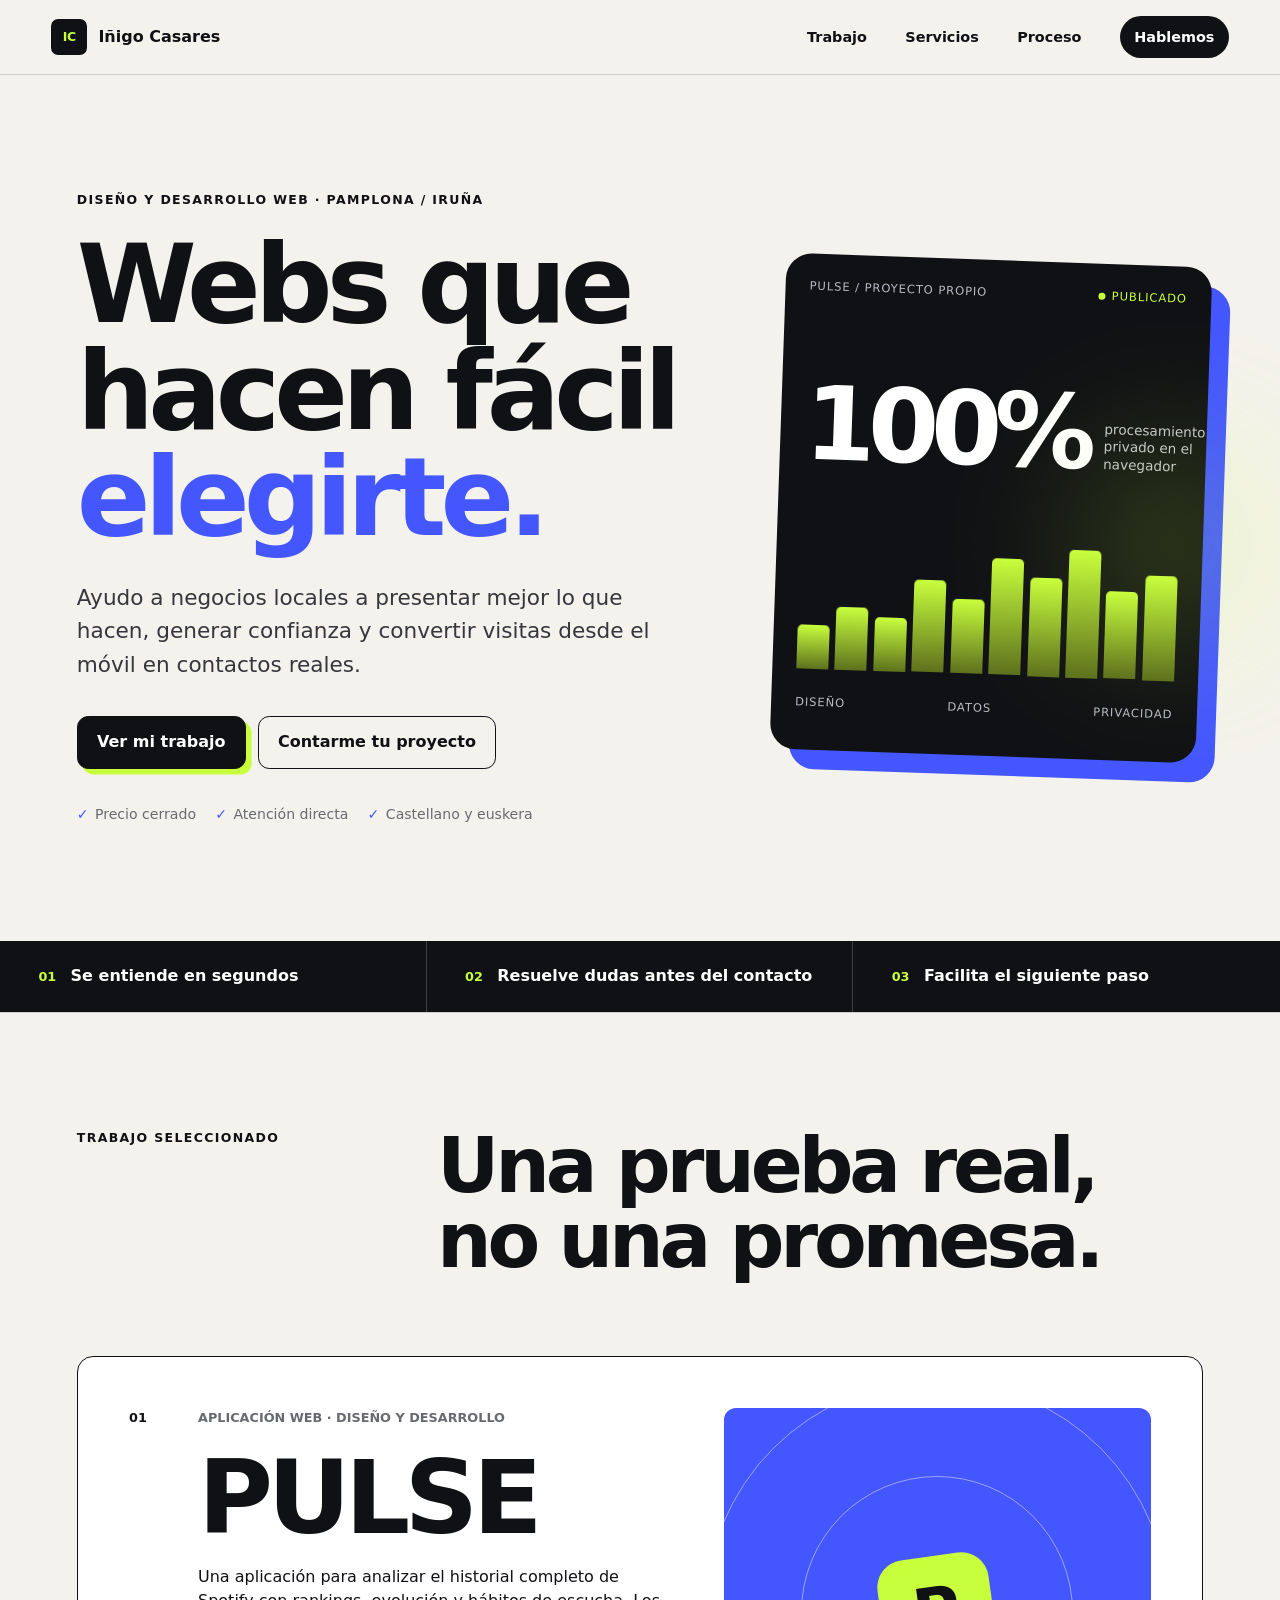
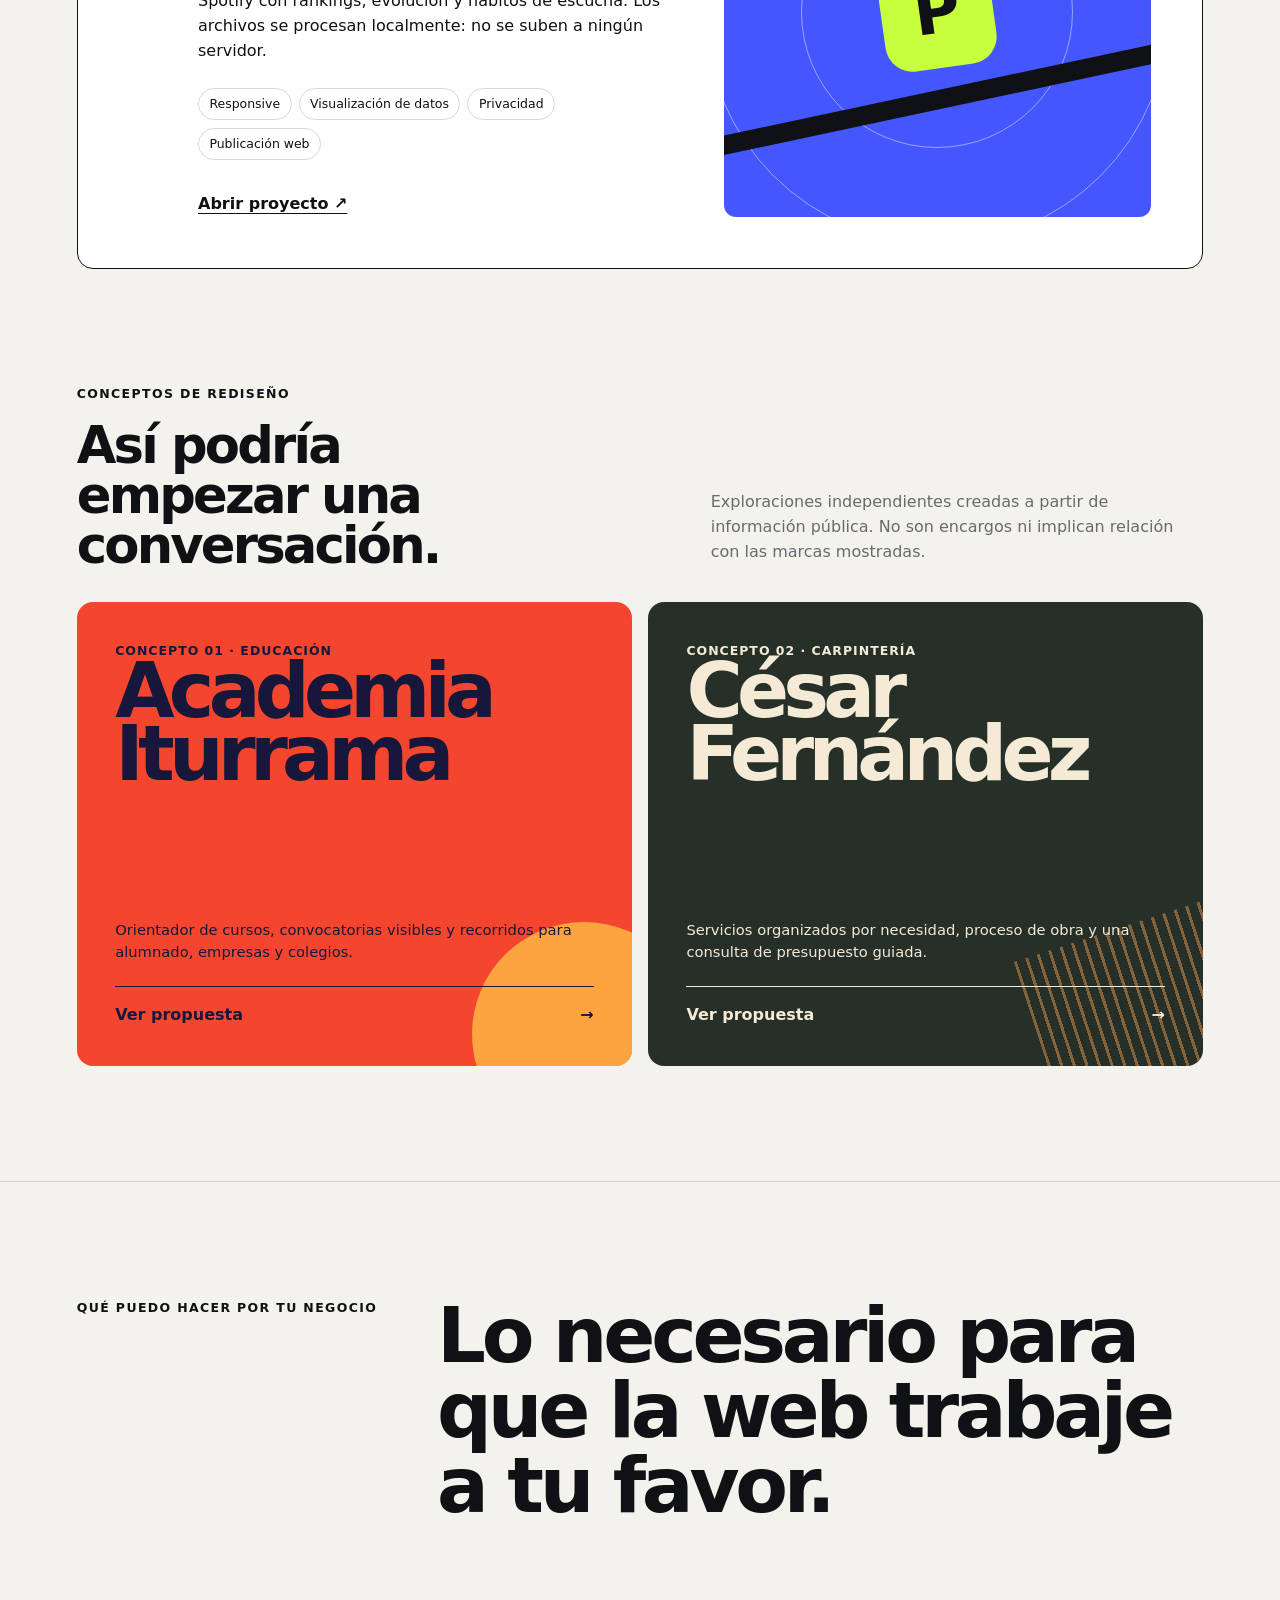
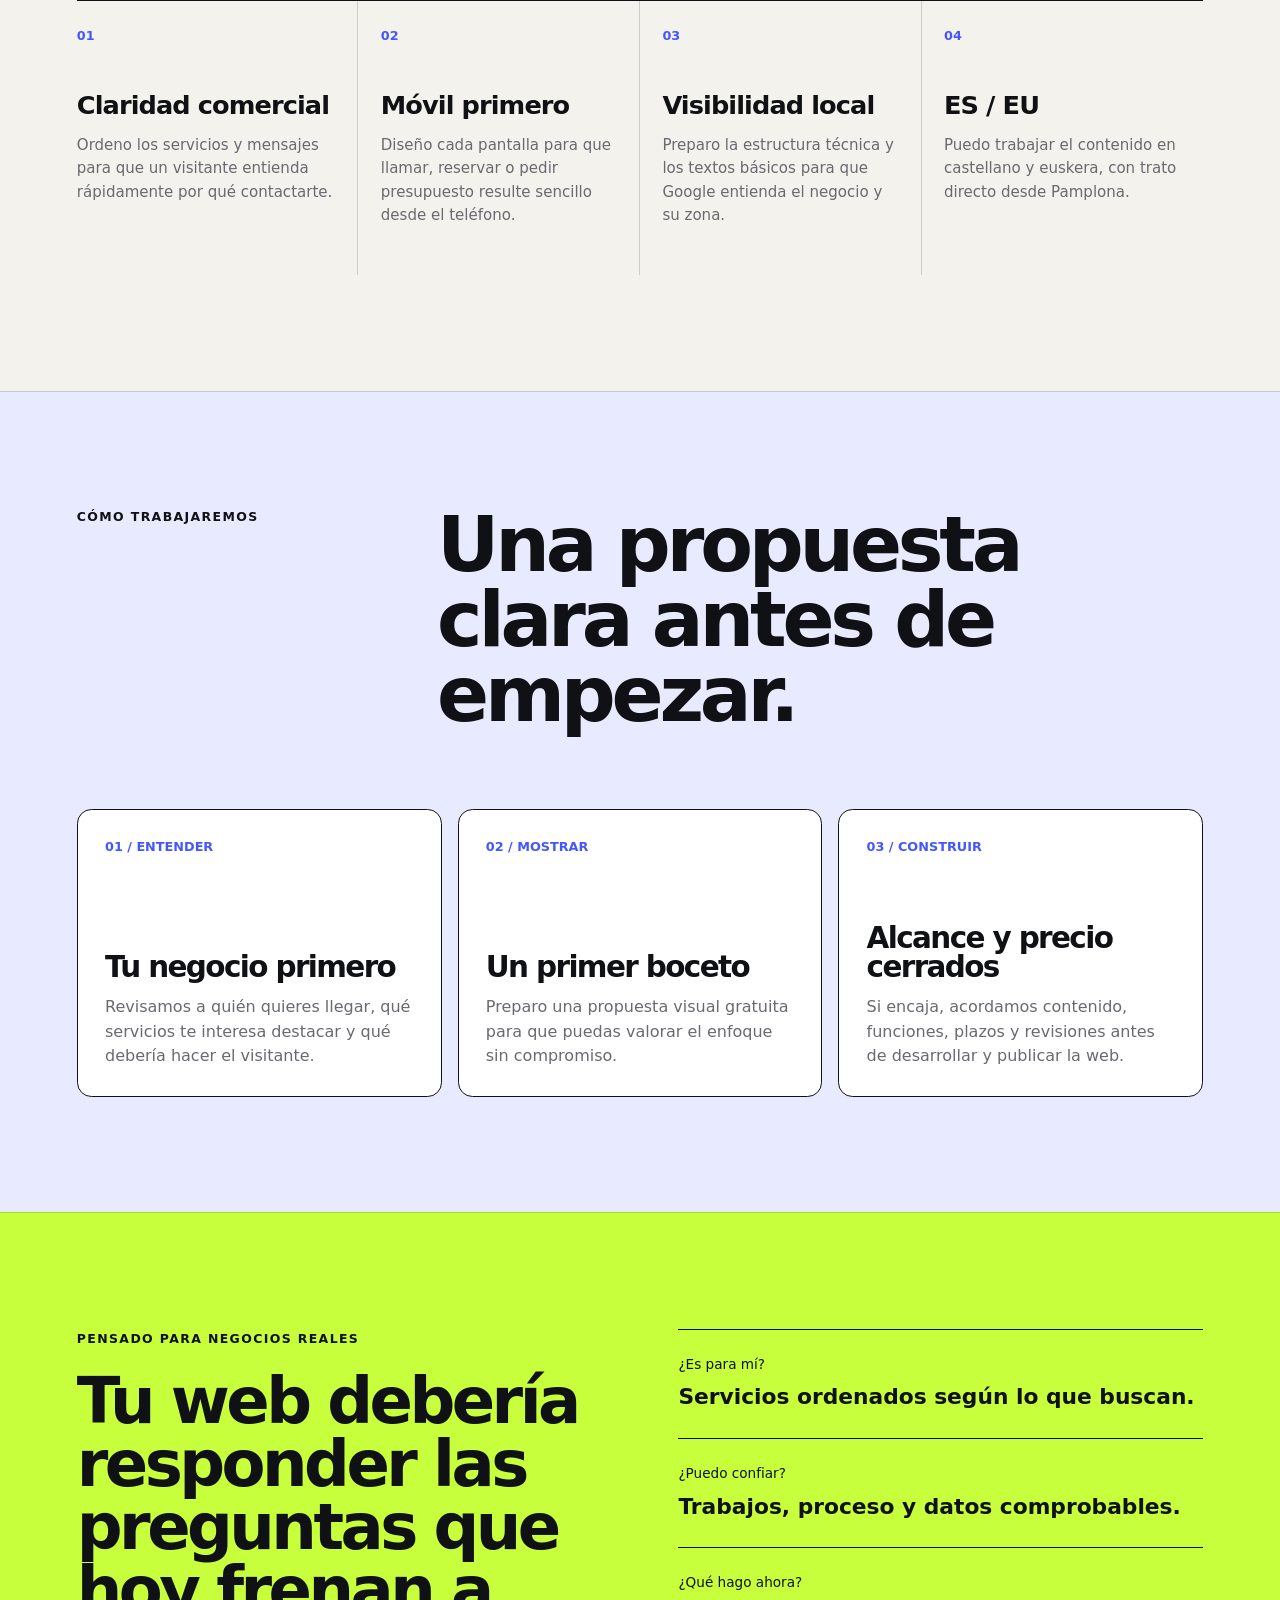
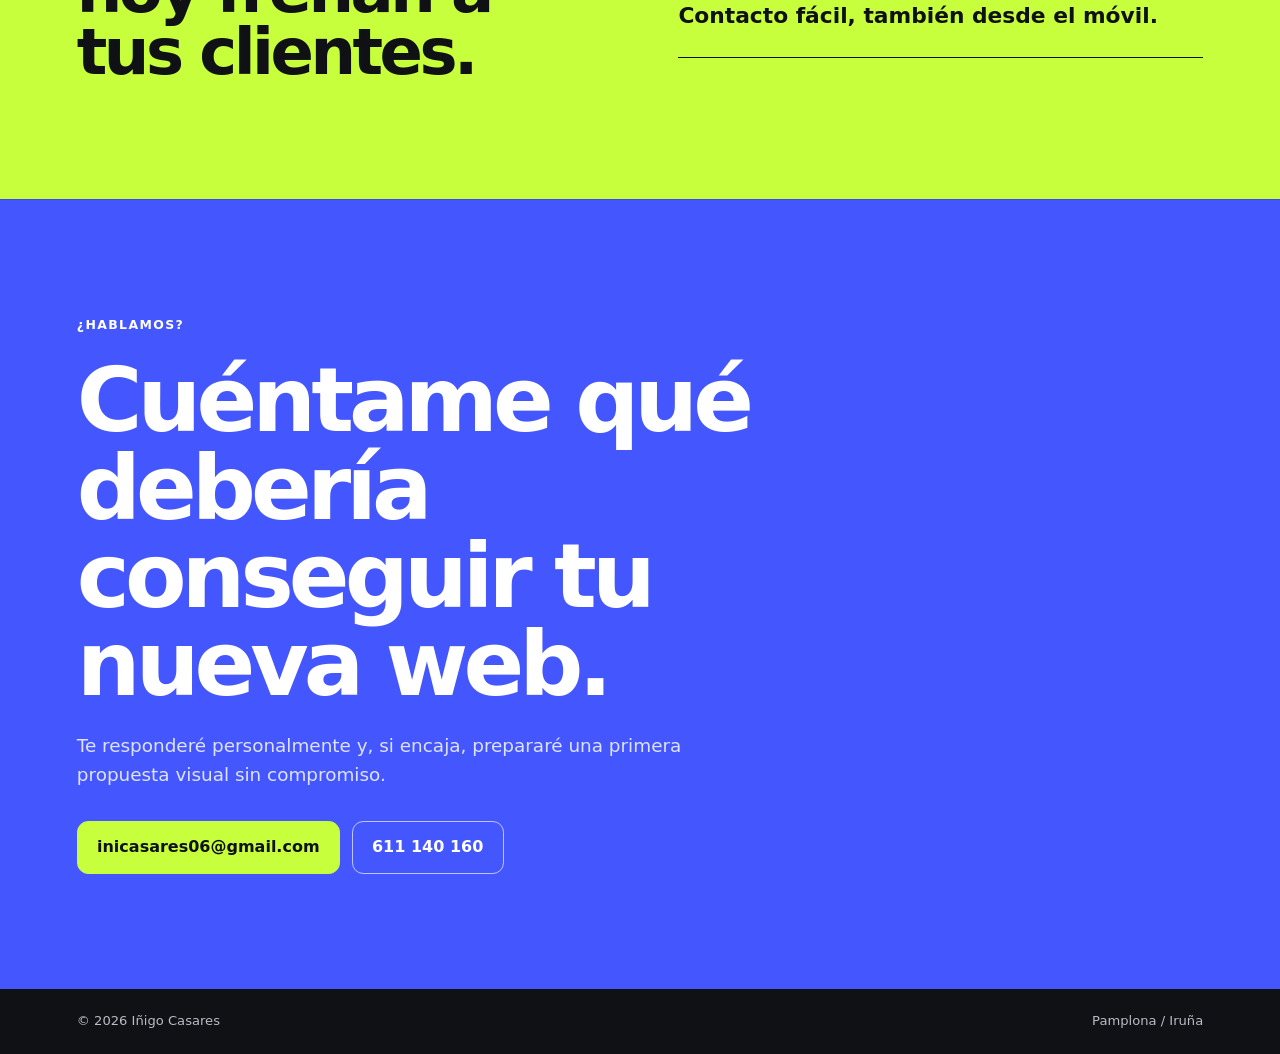
<file: index.html>
<!doctype html>
<html lang="es">
  <head>
    <meta charset="UTF-8" />
    <meta name="viewport" content="width=device-width, initial-scale=1.0" />
    <meta name="description" content="Iñigo Casares diseña y desarrolla páginas web claras, rápidas y adaptadas a móvil para negocios locales de Pamplona y Navarra." />
    <meta name="theme-color" content="#101114" />
    <title>Iñigo Casares — Diseño y desarrollo web</title>
    <link rel="icon" type="image/svg+xml" href="data:image/svg+xml,%3Csvg xmlns='http://www.w3.org/2000/svg' viewBox='0 0 64 64'%3E%3Crect width='64' height='64' rx='14' fill='%23101114'/%3E%3Cpath d='M18 18h8v28h-8zm13 0h15v7H39v14h7v7H31z' fill='%23c8ff3d'/%3E%3C/svg%3E" />
    <link rel="stylesheet" href="./styles.css" />
  </head>
  <body>
    <header class="site-header">
      <a class="brand" href="#inicio" aria-label="Inicio">
        <span class="brand-mark">IC</span>
        <span>Iñigo Casares</span>
      </a>
      <nav aria-label="Navegación principal">
        <a href="#trabajo">Trabajo</a>
        <a href="#servicios">Servicios</a>
        <a href="#proceso">Proceso</a>
        <a class="nav-contact" href="mailto:inicasares06@gmail.com">Hablemos</a>
      </nav>
    </header>

    <main id="inicio">
      <section class="hero">
        <div class="hero-copy">
          <p class="eyebrow">Diseño y desarrollo web · Pamplona / Iruña</p>
          <h1>Webs que hacen fácil <span>elegirte.</span></h1>
          <p class="lead">Ayudo a negocios locales a presentar mejor lo que hacen, generar confianza y convertir visitas desde el móvil en contactos reales.</p>
          <div class="hero-actions">
            <a class="button button-primary" href="#trabajo">Ver mi trabajo</a>
            <a class="button button-secondary" href="mailto:inicasares06@gmail.com?subject=Hablemos%20de%20mi%20web">Contarme tu proyecto</a>
          </div>
          <ul class="proof-list" aria-label="Ventajas del servicio">
            <li>Precio cerrado</li>
            <li>Atención directa</li>
            <li>Castellano y euskera</li>
          </ul>
        </div>

        <div class="signal-card" aria-label="Muestra visual del proyecto PULSE">
          <div class="signal-top">
            <span>PULSE / proyecto propio</span>
            <span class="live-pill">Publicado</span>
          </div>
          <div class="signal-metric">
            <strong>100%</strong>
            <span>procesamiento privado en el navegador</span>
          </div>
          <div class="bars" aria-hidden="true">
            <i style="--h: 34%"></i><i style="--h: 49%"></i><i style="--h: 42%"></i><i style="--h: 72%"></i><i style="--h: 58%"></i><i style="--h: 91%"></i><i style="--h: 77%"></i><i style="--h: 100%"></i><i style="--h: 68%"></i><i style="--h: 82%"></i>
          </div>
          <div class="signal-bottom">
            <span>Diseño</span><span>Datos</span><span>Privacidad</span>
          </div>
        </div>
      </section>

      <section class="value-strip" aria-label="Qué aporta una web bien planteada">
        <p><span>01</span> Se entiende en segundos</p>
        <p><span>02</span> Resuelve dudas antes del contacto</p>
        <p><span>03</span> Facilita el siguiente paso</p>
      </section>

      <section class="work section" id="trabajo">
        <div class="section-heading">
          <p class="eyebrow">Trabajo seleccionado</p>
          <h2>Una prueba real, no una promesa.</h2>
        </div>
        <article class="project-card">
          <div class="project-number">01</div>
          <div class="project-copy">
            <p class="project-type">Aplicación web · Diseño y desarrollo</p>
            <h3>PULSE</h3>
            <p>Una aplicación para analizar el historial completo de Spotify con rankings, evolución y hábitos de escucha. Los archivos se procesan localmente: no se suben a ningún servidor.</p>
            <ul class="tag-list" aria-label="Características de PULSE">
              <li>Responsive</li>
              <li>Visualización de datos</li>
              <li>Privacidad</li>
              <li>Publicación web</li>
            </ul>
            <a class="text-link" href="https://casares-06.github.io/PULSE/" target="_blank" rel="noreferrer">Abrir proyecto <span aria-hidden="true">↗</span></a>
          </div>
          <div class="project-visual" aria-hidden="true">
            <div class="pulse-logo">P</div>
            <div class="orbit orbit-one"></div>
            <div class="orbit orbit-two"></div>
            <div class="pulse-line"></div>
          </div>
        </article>

        <div class="concept-intro">
          <div>
            <p class="eyebrow">Conceptos de rediseño</p>
            <h3>Así podría empezar una conversación.</h3>
          </div>
          <p>Exploraciones independientes creadas a partir de información pública. No son encargos ni implican relación con las marcas mostradas.</p>
        </div>
        <div class="concept-grid">
          <a class="concept-card concept-academia" href="./conceptos/academia-iturrama.html">
            <span class="concept-label">Concepto 01 · Educación</span>
            <strong>Academia<br />Iturrama</strong>
            <span class="concept-outcome">Orientador de cursos, convocatorias visibles y recorridos para alumnado, empresas y colegios.</span>
            <span class="concept-cta">Ver propuesta <b aria-hidden="true">→</b></span>
          </a>
          <a class="concept-card concept-carpentry" href="./conceptos/cesar-fernandez.html">
            <span class="concept-label">Concepto 02 · Carpintería</span>
            <strong>César<br />Fernández</strong>
            <span class="concept-outcome">Servicios organizados por necesidad, proceso de obra y una consulta de presupuesto guiada.</span>
            <span class="concept-cta">Ver propuesta <b aria-hidden="true">→</b></span>
          </a>
        </div>
      </section>

      <section class="services section" id="servicios">
        <div class="section-heading">
          <p class="eyebrow">Qué puedo hacer por tu negocio</p>
          <h2>Lo necesario para que la web trabaje a tu favor.</h2>
        </div>
        <div class="services-grid">
          <article><span>01</span><h3>Claridad comercial</h3><p>Ordeno los servicios y mensajes para que un visitante entienda rápidamente por qué contactarte.</p></article>
          <article><span>02</span><h3>Móvil primero</h3><p>Diseño cada pantalla para que llamar, reservar o pedir presupuesto resulte sencillo desde el teléfono.</p></article>
          <article><span>03</span><h3>Visibilidad local</h3><p>Preparo la estructura técnica y los textos básicos para que Google entienda el negocio y su zona.</p></article>
          <article><span>04</span><h3>ES / EU</h3><p>Puedo trabajar el contenido en castellano y euskera, con trato directo desde Pamplona.</p></article>
        </div>
      </section>

      <section class="process section" id="proceso">
        <div class="section-heading">
          <p class="eyebrow">Cómo trabajaremos</p>
          <h2>Una propuesta clara antes de empezar.</h2>
        </div>
        <div class="process-grid">
          <article><span>01 / Entender</span><h3>Tu negocio primero</h3><p>Revisamos a quién quieres llegar, qué servicios te interesa destacar y qué debería hacer el visitante.</p></article>
          <article><span>02 / Mostrar</span><h3>Un primer boceto</h3><p>Preparo una propuesta visual gratuita para que puedas valorar el enfoque sin compromiso.</p></article>
          <article><span>03 / Construir</span><h3>Alcance y precio cerrados</h3><p>Si encaja, acordamos contenido, funciones, plazos y revisiones antes de desarrollar y publicar la web.</p></article>
        </div>
      </section>

      <section class="fit section" aria-label="Qué incluye una propuesta web">
        <div>
          <p class="eyebrow">Pensado para negocios reales</p>
          <h2>Tu web debería responder las preguntas que hoy frenan a tus clientes.</h2>
        </div>
        <div class="fit-list">
          <p><span>¿Es para mí?</span><strong>Servicios ordenados según lo que buscan.</strong></p>
          <p><span>¿Puedo confiar?</span><strong>Trabajos, proceso y datos comprobables.</strong></p>
          <p><span>¿Qué hago ahora?</span><strong>Contacto fácil, también desde el móvil.</strong></p>
        </div>
      </section>

      <section class="contact section" id="contacto">
        <p class="eyebrow">¿Hablamos?</p>
        <h2>Cuéntame qué debería conseguir tu nueva web.</h2>
        <p>Te responderé personalmente y, si encaja, prepararé una primera propuesta visual sin compromiso.</p>
        <div class="contact-actions">
          <a class="button button-light" href="mailto:inicasares06@gmail.com?subject=Nueva%20web">inicasares06@gmail.com</a>
          <a class="button button-outline-light" href="tel:+34611140160">611 140 160</a>
        </div>
      </section>
    </main>

    <footer>
      <span>© <span id="year"></span> Iñigo Casares</span>
      <span>Pamplona / Iruña</span>
    </footer>
    <script src="./script.js"></script>
  </body>
</html>
</file>
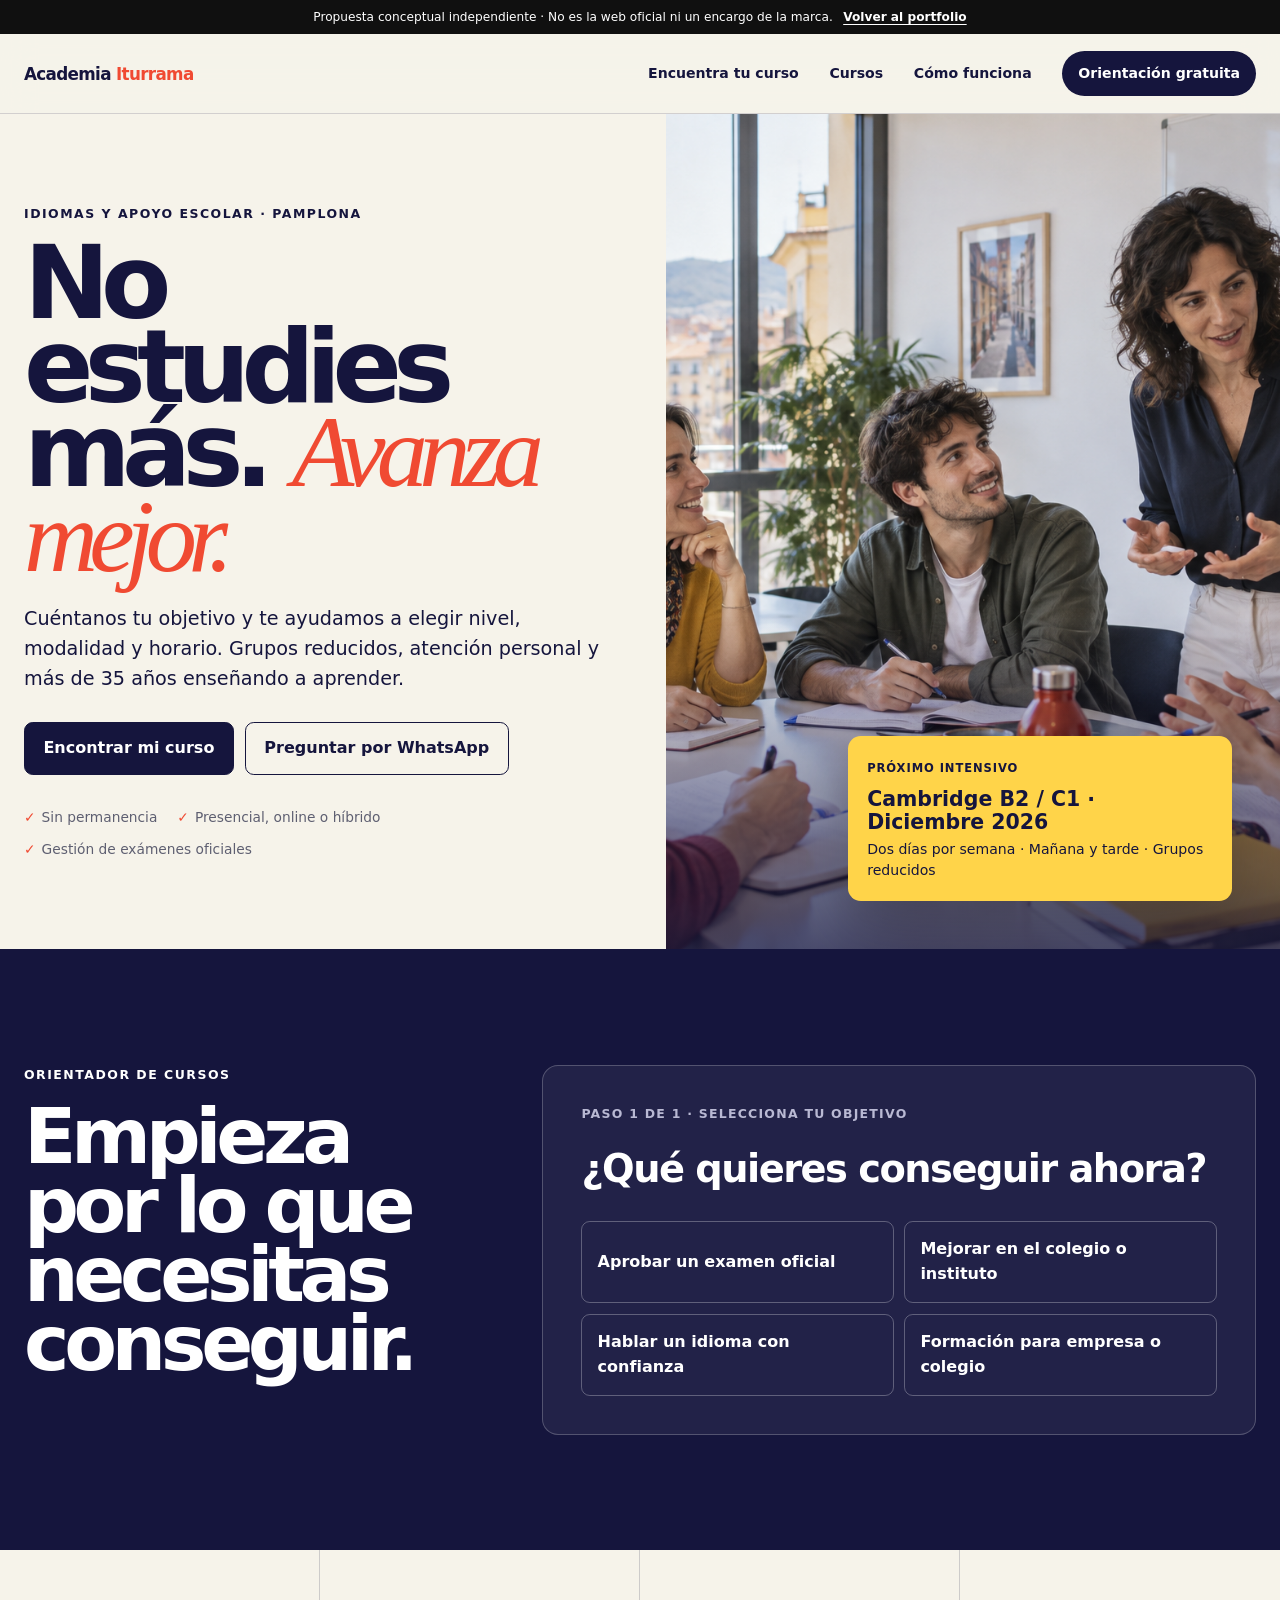
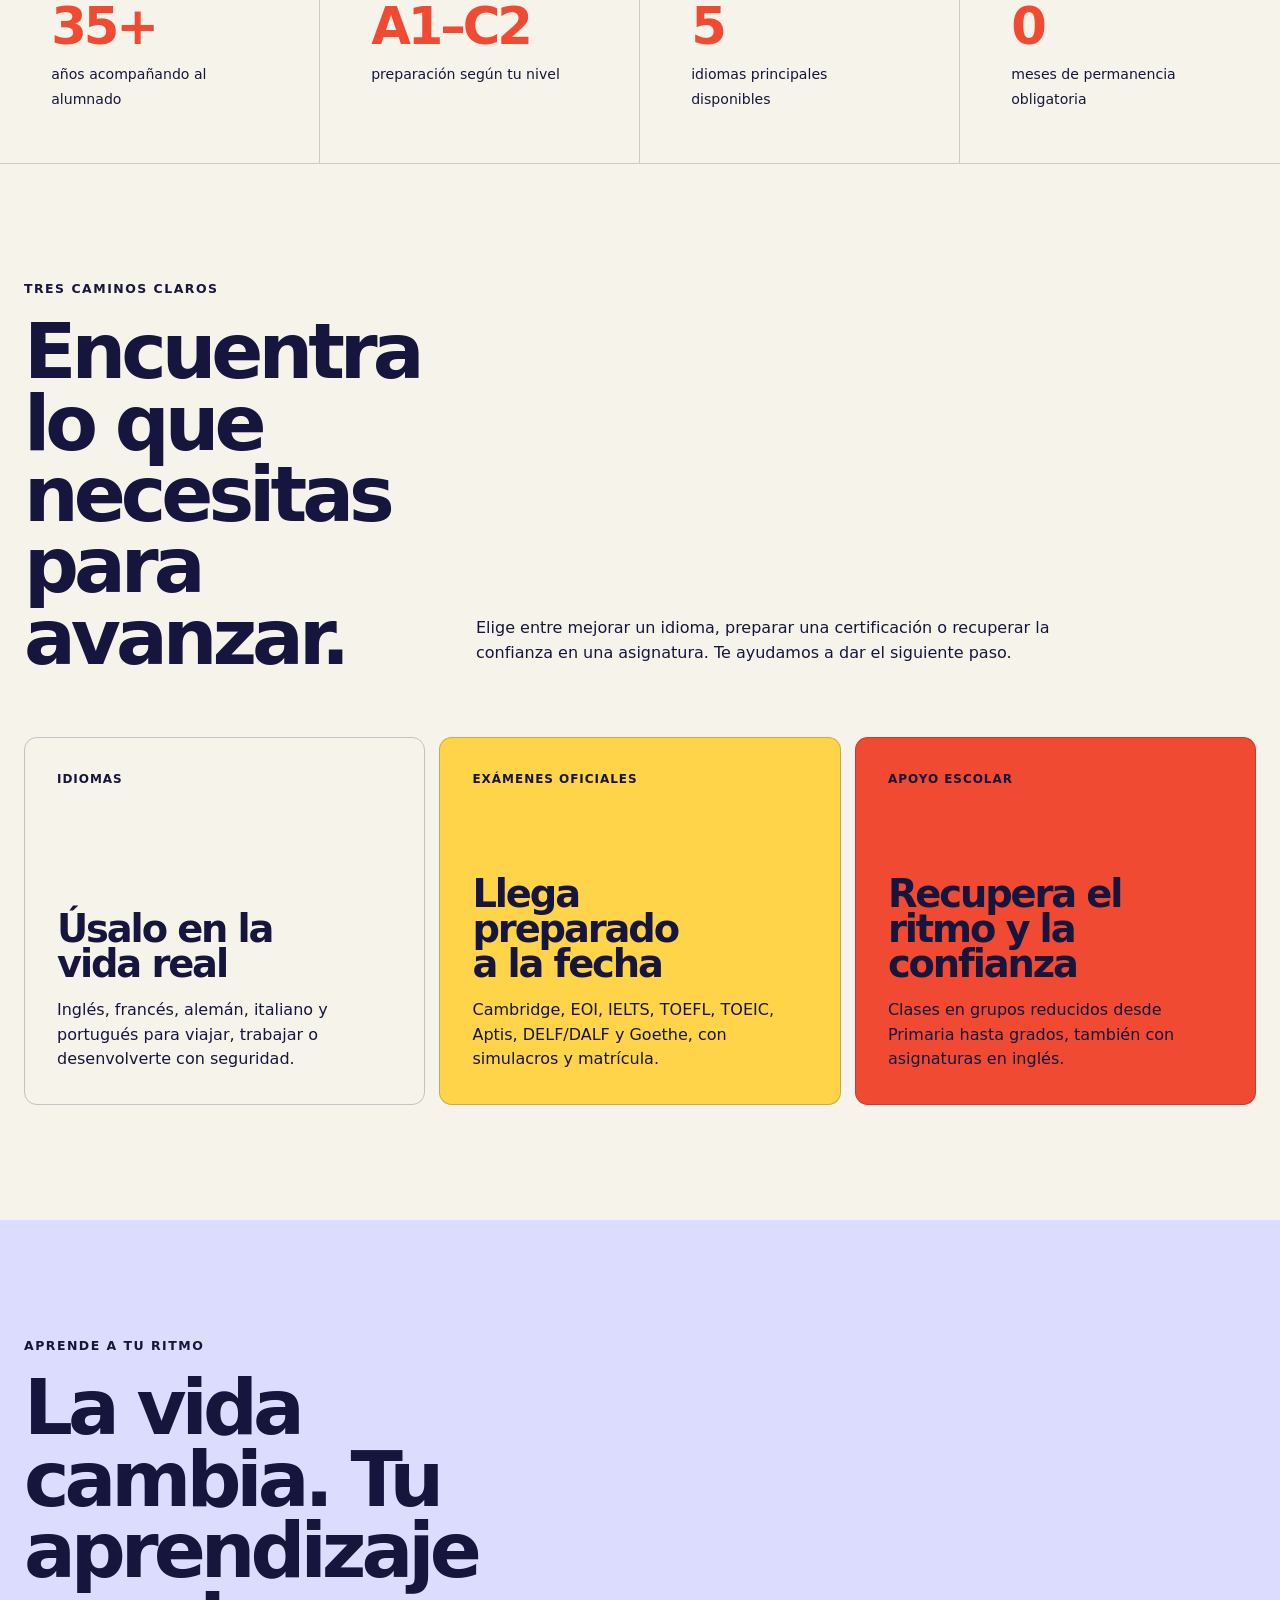
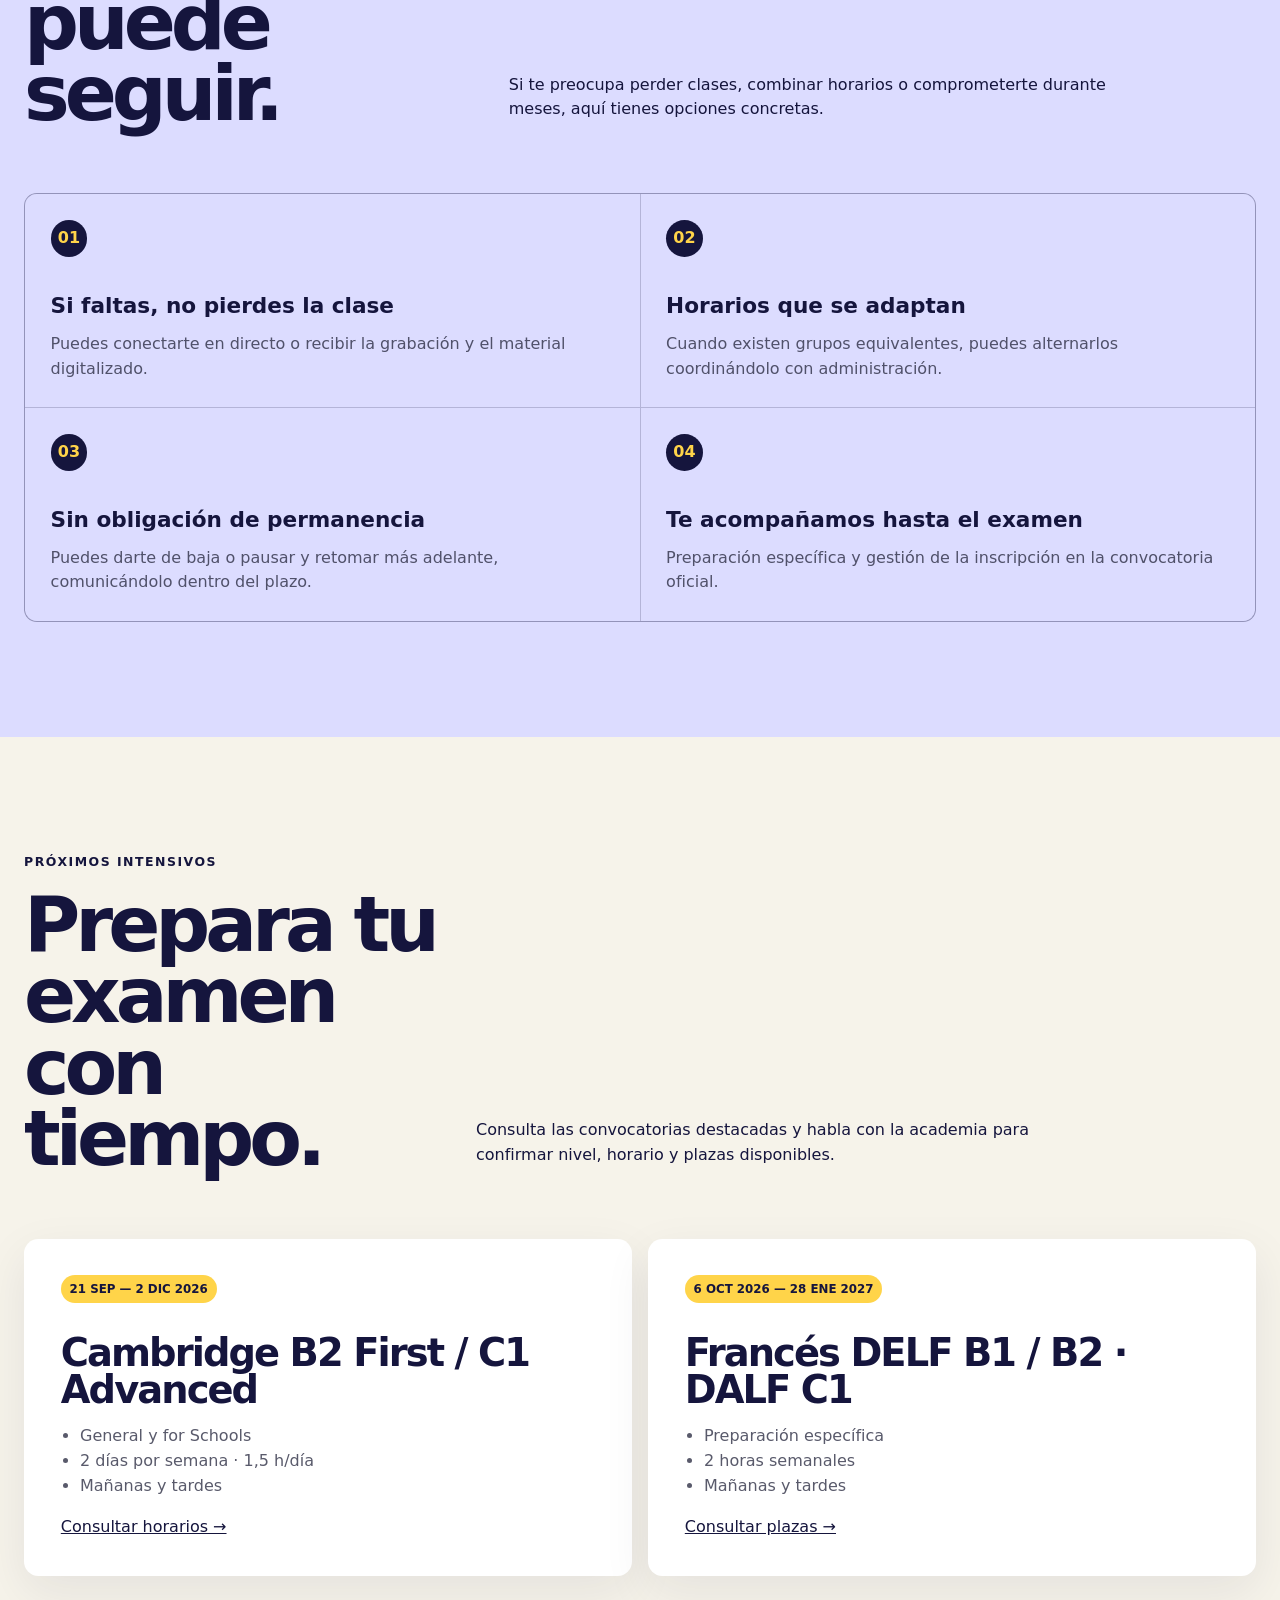
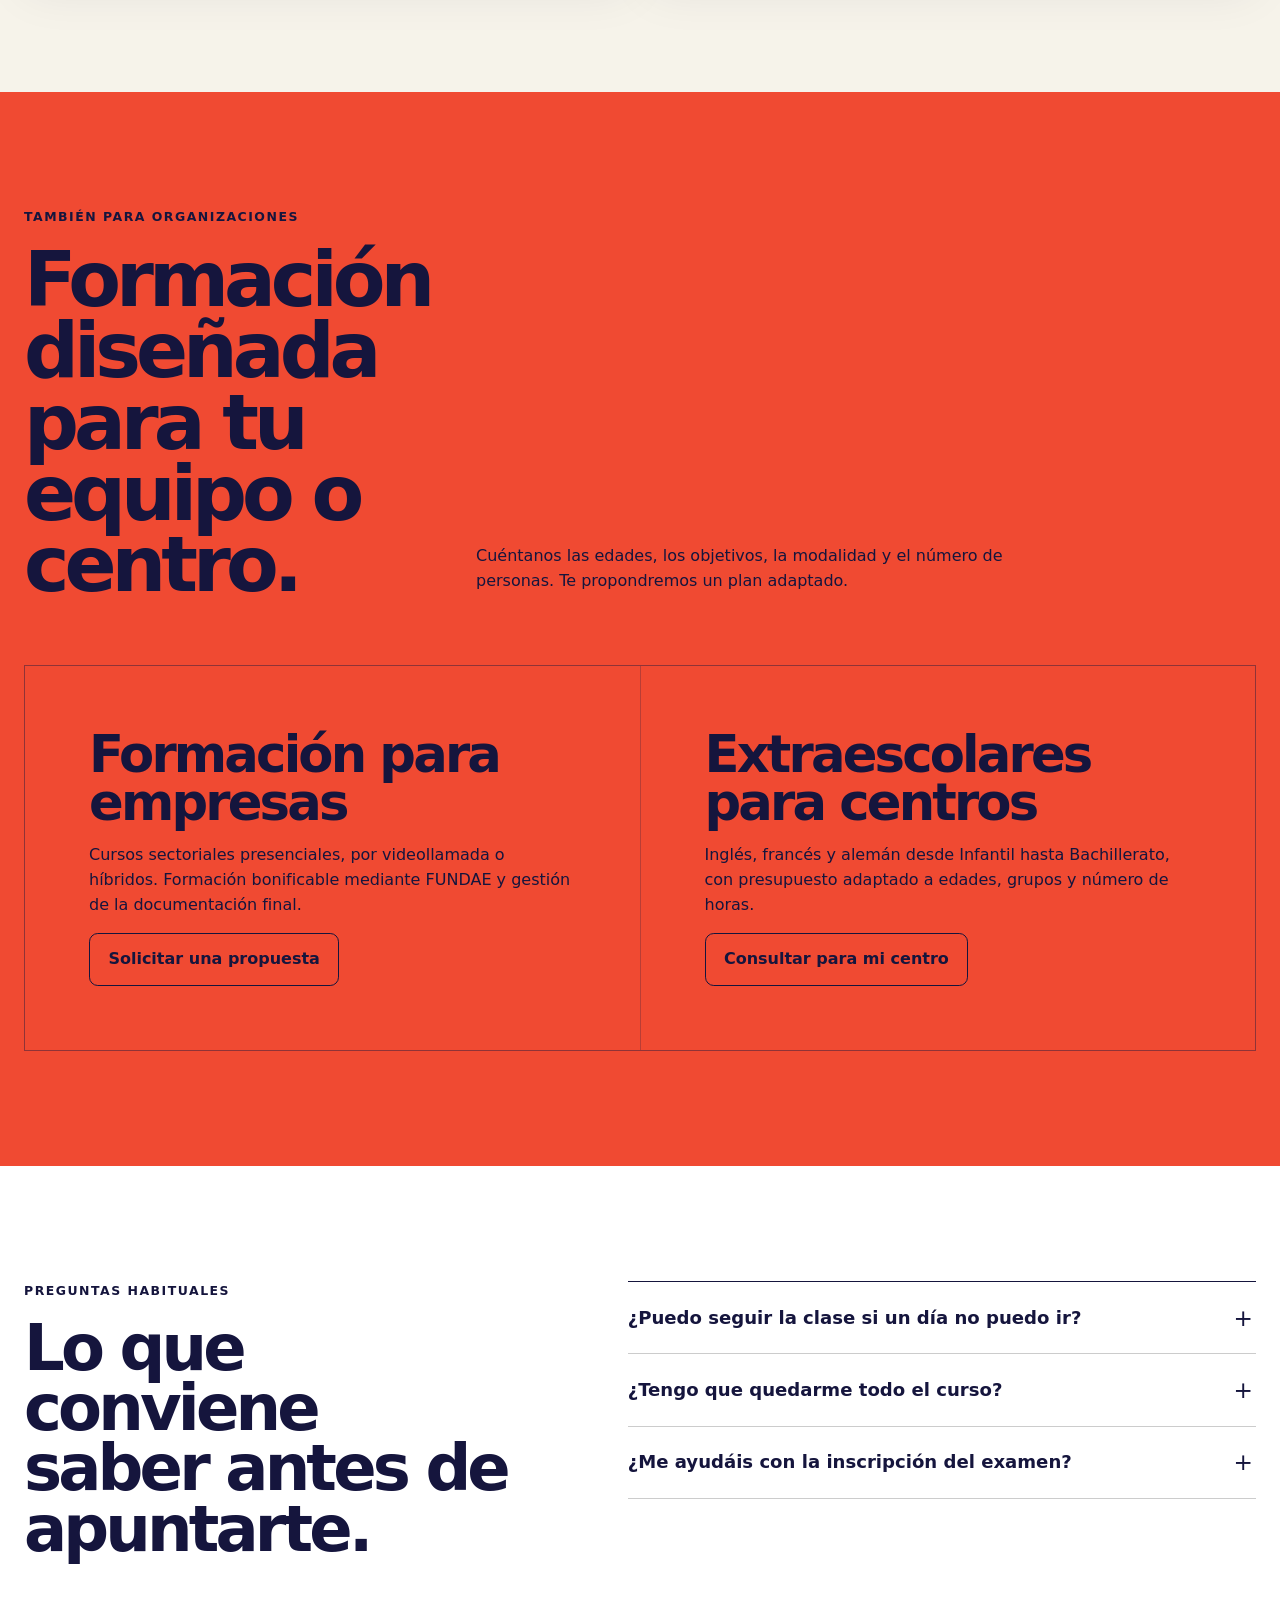
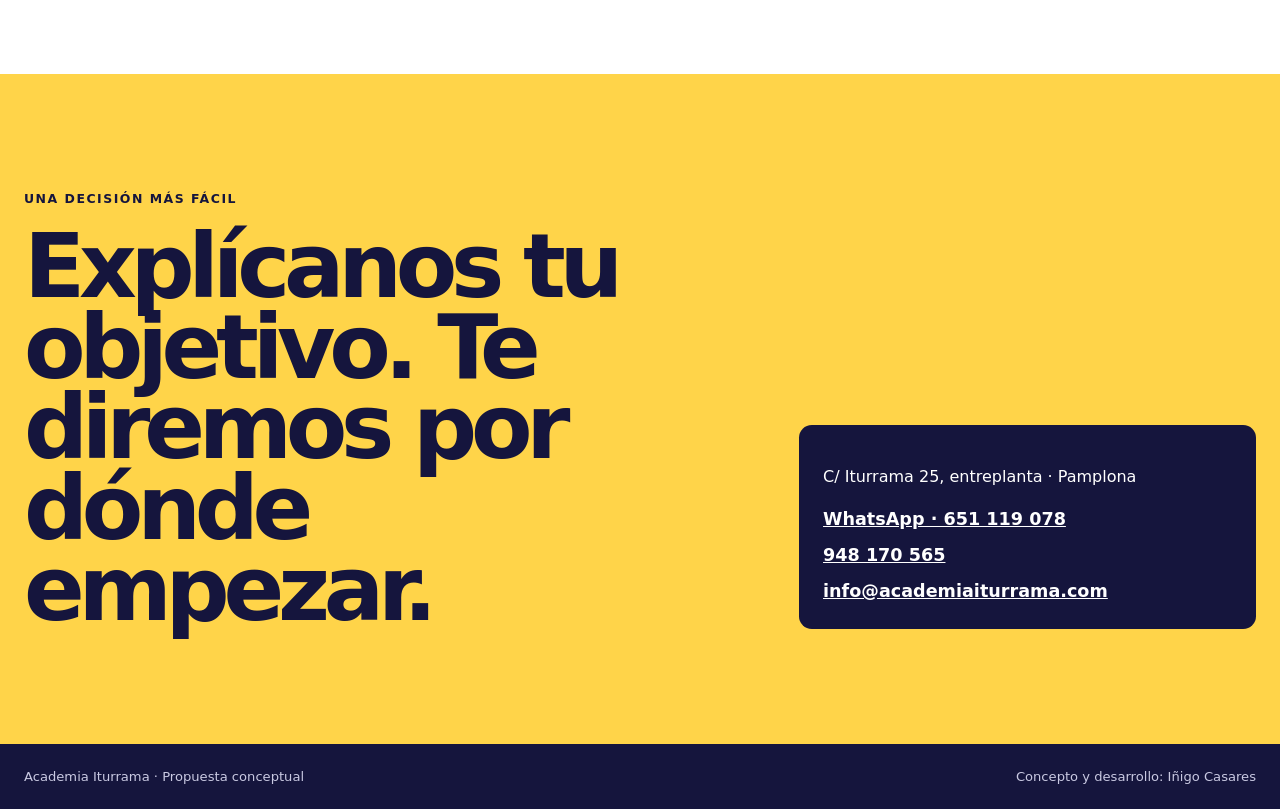
<file: conceptos/academia-iturrama.html>
<!doctype html>
<html lang="es">
  <head>
    <meta charset="UTF-8" />
    <meta name="viewport" content="width=device-width, initial-scale=1.0" />
    <meta name="description" content="Propuesta de una web orientada a encontrar e inscribirse en cursos de Academia Iturrama." />
    <meta name="robots" content="noindex, nofollow" />
    <meta name="theme-color" content="#15153d" />
    <title>Propuesta web — Academia Iturrama</title>
    <link rel="icon" type="image/svg+xml" href="data:image/svg+xml,%3Csvg xmlns='http://www.w3.org/2000/svg' viewBox='0 0 64 64'%3E%3Crect width='64' height='64' rx='14' fill='%2315153d'/%3E%3Cpath d='M16 47l13-31h7l13 31h-9l-2-6H26l-2 6zm13-14h6l-3-9z' fill='%23ffd449'/%3E%3C/svg%3E" />
    <link rel="stylesheet" href="./concepts.css" />
  </head>
  <body class="academy">
    <div class="concept-notice">Propuesta conceptual independiente · No es la web oficial ni un encargo de la marca. <a href="../index.html">Volver al portfolio</a></div>
    <header class="site-nav">
      <a class="logo" href="#inicio">Academia <b>Iturrama</b></a>
      <nav aria-label="Navegación del concepto">
        <a href="#orientador">Encuentra tu curso</a><a href="#cursos">Cursos</a><a href="#flexibilidad">Cómo funciona</a><a class="nav-cta" href="https://wa.me/34651119078">Orientación gratuita</a>
      </nav>
    </header>

    <main id="inicio">
      <section class="academy-hero">
        <div class="academy-hero-copy">
          <p class="eyebrow">Idiomas y apoyo escolar · Pamplona</p>
          <h1>No estudies más. <em>Avanza mejor.</em></h1>
          <p>Cuéntanos tu objetivo y te ayudamos a elegir nivel, modalidad y horario. Grupos reducidos, atención personal y más de 35 años enseñando a aprender.</p>
          <div class="hero-actions"><a class="button button-primary" href="#orientador">Encontrar mi curso</a><a class="button button-secondary" href="https://wa.me/34651119078">Preguntar por WhatsApp</a></div>
          <ul class="micro-proof"><li>Sin permanencia</li><li>Presencial, online o híbrido</li><li>Gestión de exámenes oficiales</li></ul>
        </div>
        <div class="academy-hero-media">
          <img src="../assets/academia-clase.png" alt="Imagen conceptual de un grupo reducido en una clase de idiomas" />
          <aside class="course-alert"><span>Próximo intensivo</span><strong>Cambridge B2 / C1 · Diciembre 2026</strong><p>Dos días por semana · Mañana y tarde · Grupos reducidos</p></aside>
        </div>
      </section>

      <section class="section finder-section" id="orientador">
        <div class="shell finder-intro">
          <div><p class="eyebrow">Orientador de cursos</p><h2>Empieza por lo que necesitas conseguir.</h2></div>
          <div class="finder-panel">
            <p class="finder-step">Paso 1 de 1 · Selecciona tu objetivo</p>
            <h3>¿Qué quieres conseguir ahora?</h3>
            <div class="finder-options">
              <button class="finder-option" type="button" data-course="certificate">Aprobar un examen oficial</button>
              <button class="finder-option" type="button" data-course="school">Mejorar en el colegio o instituto</button>
              <button class="finder-option" type="button" data-course="conversation">Hablar un idioma con confianza</button>
              <button class="finder-option" type="button" data-course="organisation">Formación para empresa o colegio</button>
            </div>
            <div class="finder-result" id="course-result" aria-live="polite"><strong></strong><p></p><a href="https://wa.me/34651119078">Consultar disponibilidad →</a></div>
          </div>
        </div>
      </section>

      <section class="academy-stats" aria-label="Datos destacados">
        <article><strong>35+</strong><span>años acompañando al alumnado</span></article>
        <article><strong>A1–C2</strong><span>preparación según tu nivel</span></article>
        <article><strong>5</strong><span>idiomas principales disponibles</span></article>
        <article><strong>0</strong><span>meses de permanencia obligatoria</span></article>
      </section>

      <section class="section" id="cursos">
        <div class="shell">
          <div class="section-head"><div><p class="eyebrow">Tres caminos claros</p><h2>Encuentra lo que necesitas para avanzar.</h2></div><p>Elige entre mejorar un idioma, preparar una certificación o recuperar la confianza en una asignatura. Te ayudamos a dar el siguiente paso.</p></div>
          <div class="path-grid">
            <article class="path-card"><span>Idiomas</span><h3>Úsalo en la vida real</h3><p>Inglés, francés, alemán, italiano y portugués para viajar, trabajar o desenvolverte con seguridad.</p></article>
            <article class="path-card"><span>Exámenes oficiales</span><h3>Llega preparado a la fecha</h3><p>Cambridge, EOI, IELTS, TOEFL, TOEIC, Aptis, DELF/DALF y Goethe, con simulacros y matrícula.</p></article>
            <article class="path-card"><span>Apoyo escolar</span><h3>Recupera el ritmo y la confianza</h3><p>Clases en grupos reducidos desde Primaria hasta grados, también con asignaturas en inglés.</p></article>
          </div>
        </div>
      </section>

      <section class="section flexibility" id="flexibilidad">
        <div class="shell">
          <div class="section-head"><div><p class="eyebrow">Aprende a tu ritmo</p><h2>La vida cambia. Tu aprendizaje puede seguir.</h2></div><p>Si te preocupa perder clases, combinar horarios o comprometerte durante meses, aquí tienes opciones concretas.</p></div>
          <div class="benefit-grid">
            <article class="benefit"><b>01</b><h3>Si faltas, no pierdes la clase</h3><p>Puedes conectarte en directo o recibir la grabación y el material digitalizado.</p></article>
            <article class="benefit"><b>02</b><h3>Horarios que se adaptan</h3><p>Cuando existen grupos equivalentes, puedes alternarlos coordinándolo con administración.</p></article>
            <article class="benefit"><b>03</b><h3>Sin obligación de permanencia</h3><p>Puedes darte de baja o pausar y retomar más adelante, comunicándolo dentro del plazo.</p></article>
            <article class="benefit"><b>04</b><h3>Te acompañamos hasta el examen</h3><p>Preparación específica y gestión de la inscripción en la convocatoria oficial.</p></article>
          </div>
        </div>
      </section>

      <section class="section">
        <div class="shell">
          <div class="section-head"><div><p class="eyebrow">Próximos intensivos</p><h2>Prepara tu examen con tiempo.</h2></div><p>Consulta las convocatorias destacadas y habla con la academia para confirmar nivel, horario y plazas disponibles.</p></div>
          <div class="intensive-list">
            <article class="intensive-card"><span class="date">21 SEP — 2 DIC 2026</span><h3>Cambridge B2 First / C1 Advanced</h3><ul><li>General y for Schools</li><li>2 días por semana · 1,5 h/día</li><li>Mañanas y tardes</li></ul><a href="tel:+34948170565">Consultar horarios →</a></article>
            <article class="intensive-card"><span class="date">6 OCT 2026 — 28 ENE 2027</span><h3>Francés DELF B1 / B2 · DALF C1</h3><ul><li>Preparación específica</li><li>2 horas semanales</li><li>Mañanas y tardes</li></ul><a href="tel:+34948170565">Consultar plazas →</a></article>
          </div>
        </div>
      </section>

      <section class="section academy-b2b">
        <div class="shell">
          <div class="section-head"><div><p class="eyebrow">También para organizaciones</p><h2>Formación diseñada para tu equipo o centro.</h2></div><p>Cuéntanos las edades, los objetivos, la modalidad y el número de personas. Te propondremos un plan adaptado.</p></div>
          <div class="b2b-grid">
            <article class="b2b-card"><h3>Formación para empresas</h3><p>Cursos sectoriales presenciales, por videollamada o híbridos. Formación bonificable mediante FUNDAE y gestión de la documentación final.</p><a class="button button-secondary" href="mailto:info@academiaiturrama.com?subject=Formación%20para%20empresa">Solicitar una propuesta</a></article>
            <article class="b2b-card"><h3>Extraescolares para centros</h3><p>Inglés, francés y alemán desde Infantil hasta Bachillerato, con presupuesto adaptado a edades, grupos y número de horas.</p><a class="button button-secondary" href="mailto:info@academiaiturrama.com?subject=Extraescolares%20para%20centro">Consultar para mi centro</a></article>
          </div>
        </div>
      </section>

      <section class="section faq-section" id="preguntas">
        <div class="shell faq-layout">
          <div><p class="eyebrow">Preguntas habituales</p><h2>Lo que conviene saber antes de apuntarte.</h2></div>
          <div class="faq-list">
            <details><summary>¿Puedo seguir la clase si un día no puedo ir?</summary><p>En muchos grupos puedes conectarte en directo. Si tampoco puedes hacerlo, consulta la posibilidad de recibir la grabación y el material.</p></details>
            <details><summary>¿Tengo que quedarme todo el curso?</summary><p>No hay permanencia obligatoria. Para gestionar una baja, avisa a administración antes del día 23 del mes anterior.</p></details>
            <details><summary>¿Me ayudáis con la inscripción del examen?</summary><p>Sí, pueden gestionar tu inscripción en la convocatoria oficial si lo necesitas.</p></details>
          </div>
        </div>
      </section>

      <section class="section academy-contact" id="contacto">
        <div class="shell contact-grid"><div><p class="eyebrow">Una decisión más fácil</p><h2>Explícanos tu objetivo. Te diremos por dónde empezar.</h2></div><aside class="contact-card"><p>C/ Iturrama 25, entreplanta · Pamplona</p><a href="https://wa.me/34651119078">WhatsApp · 651 119 078</a><a href="tel:+34948170565">948 170 565</a><a href="mailto:info@academiaiturrama.com">info@academiaiturrama.com</a></aside></div>
      </section>
    </main>
    <a class="mobile-contact" href="https://wa.me/34651119078">Consultar curso</a>
    <footer class="concept-footer"><span>Academia Iturrama · Propuesta conceptual</span><span>Concepto y desarrollo: Iñigo Casares</span></footer>
    <script src="./concepts.js"></script>
  </body>
</html>
</file>
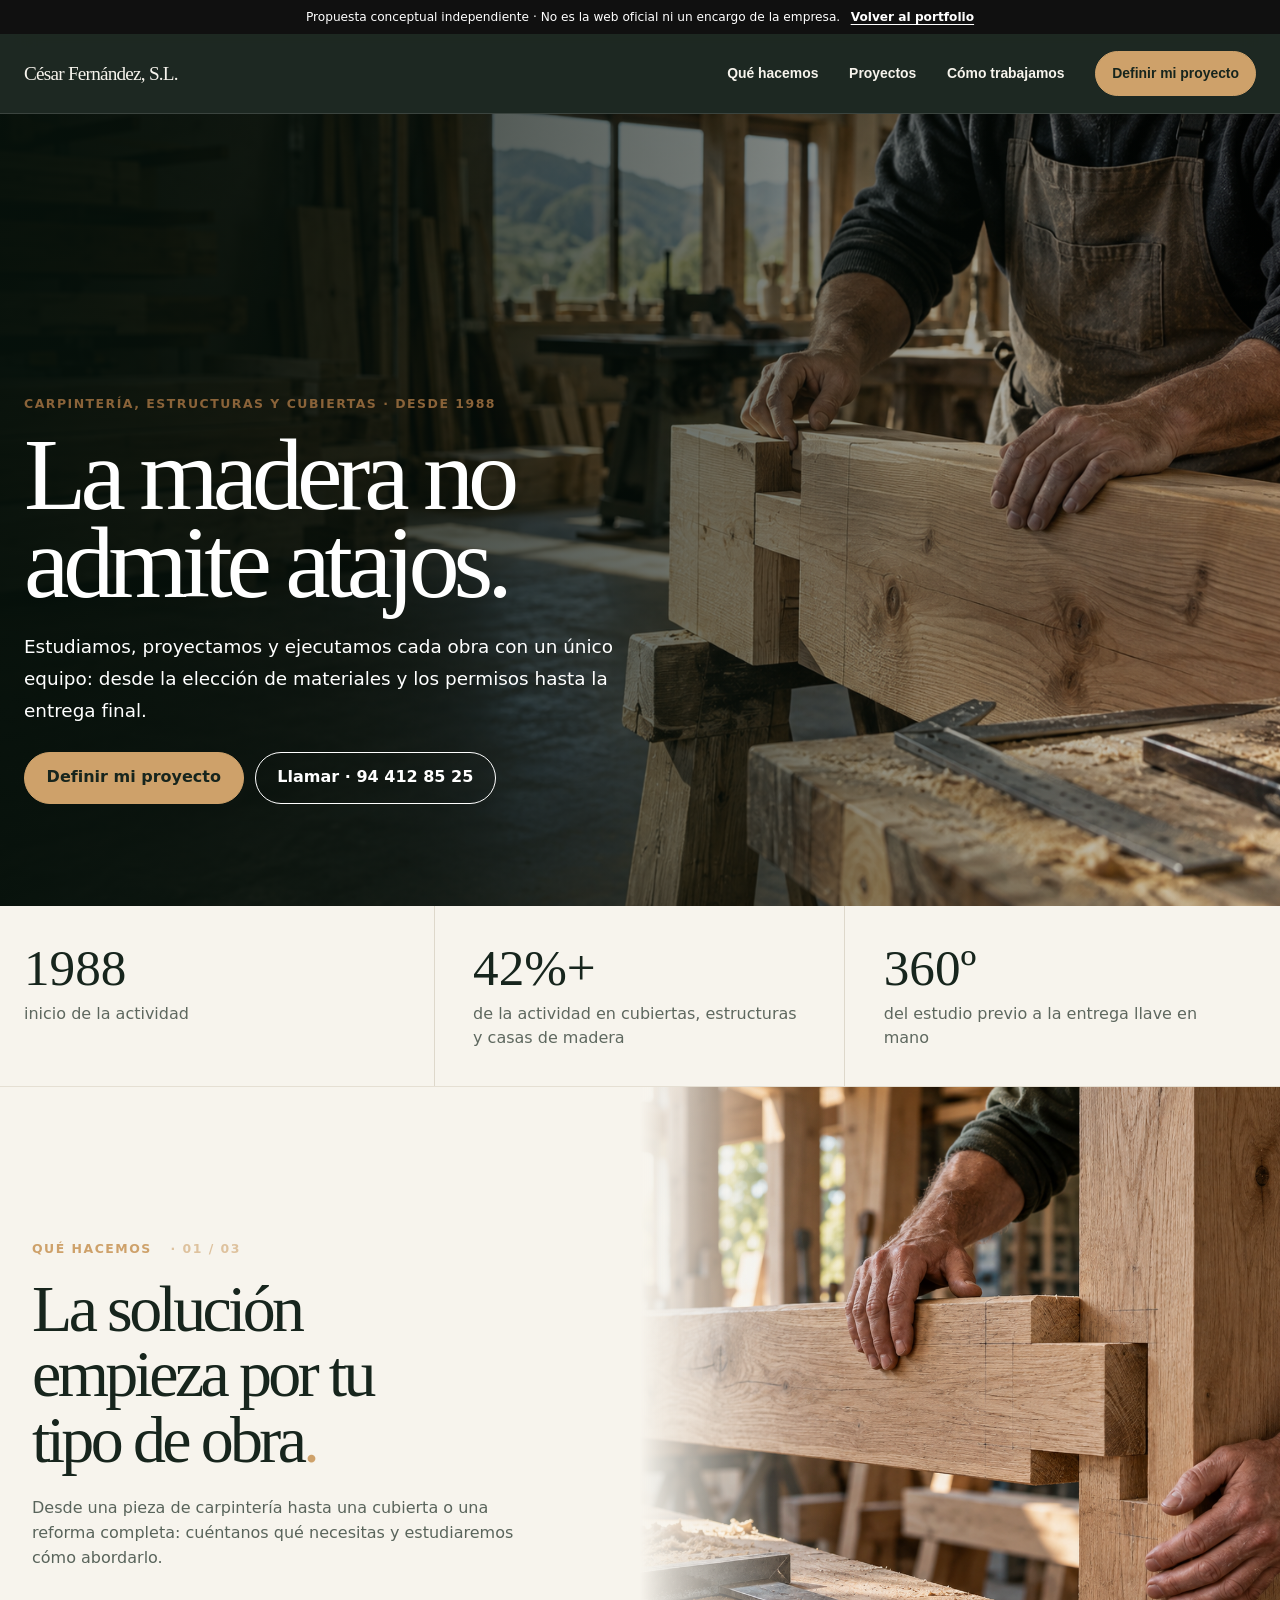
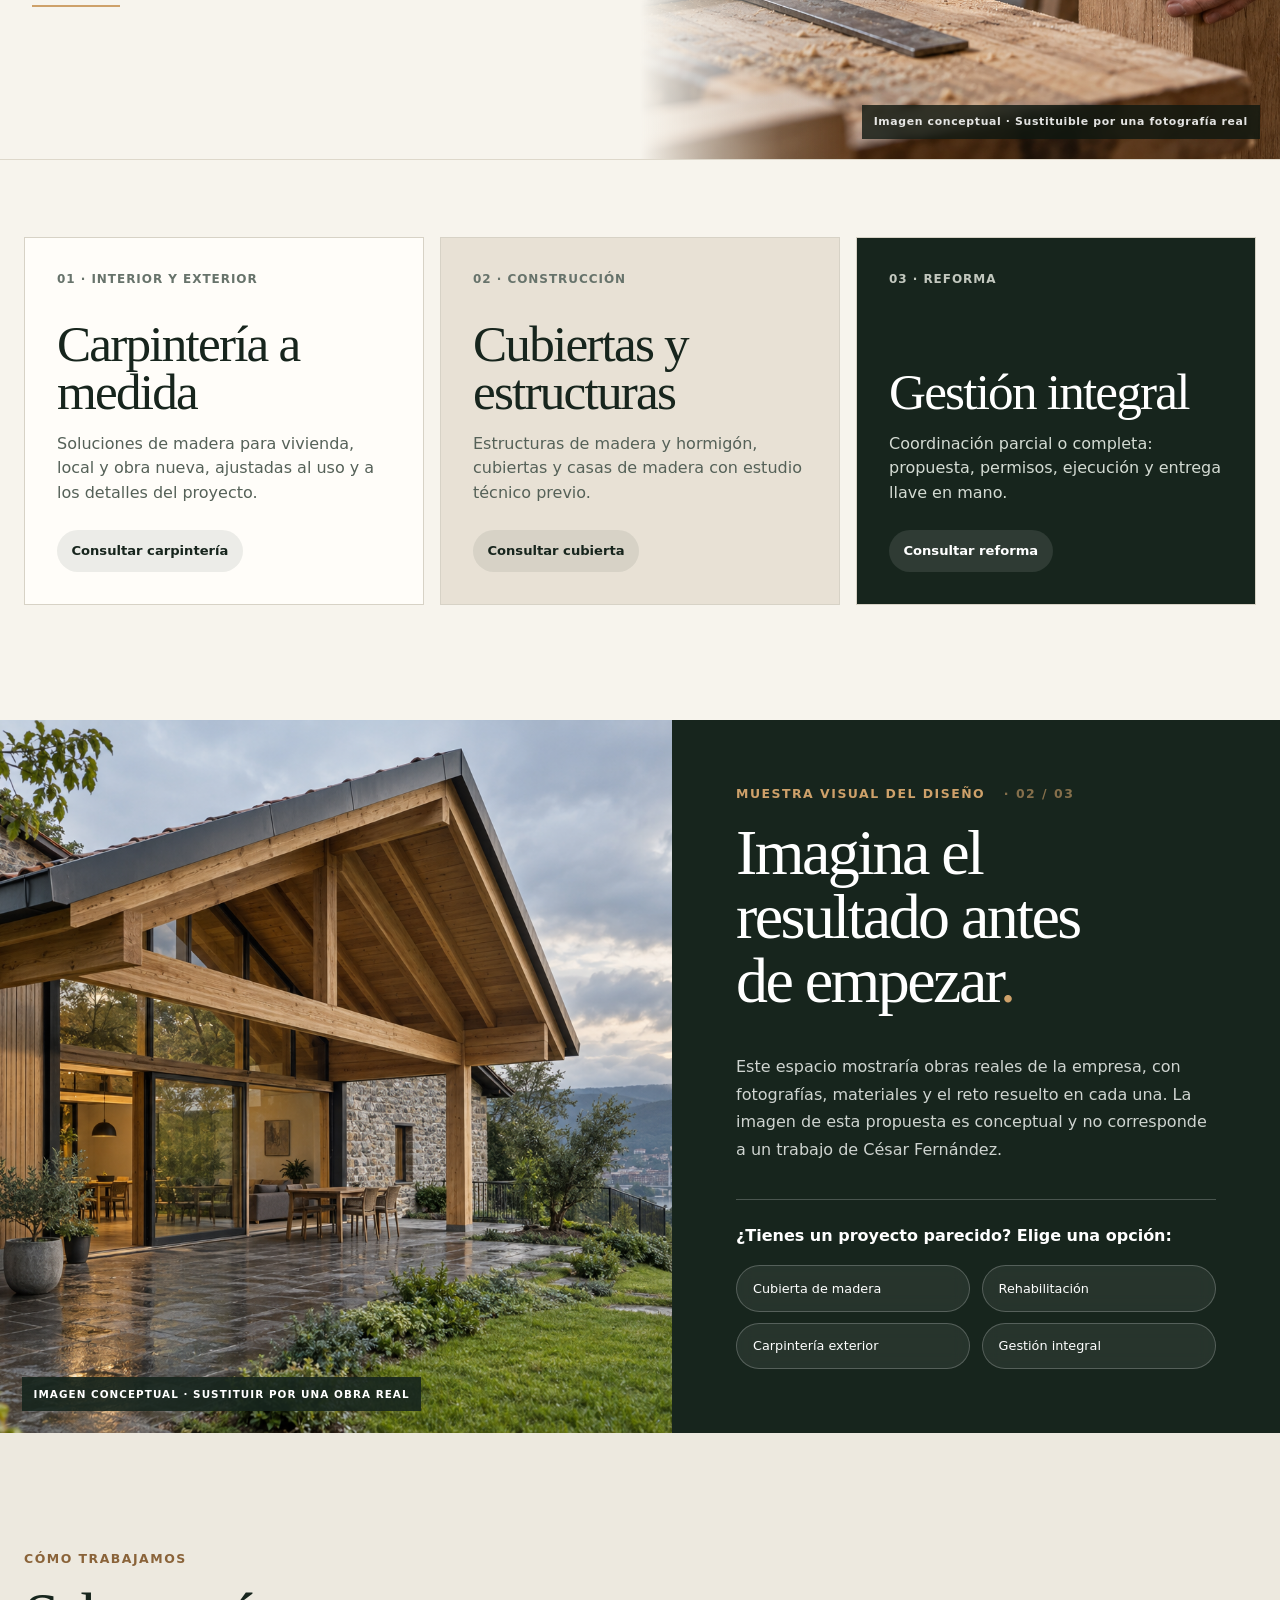
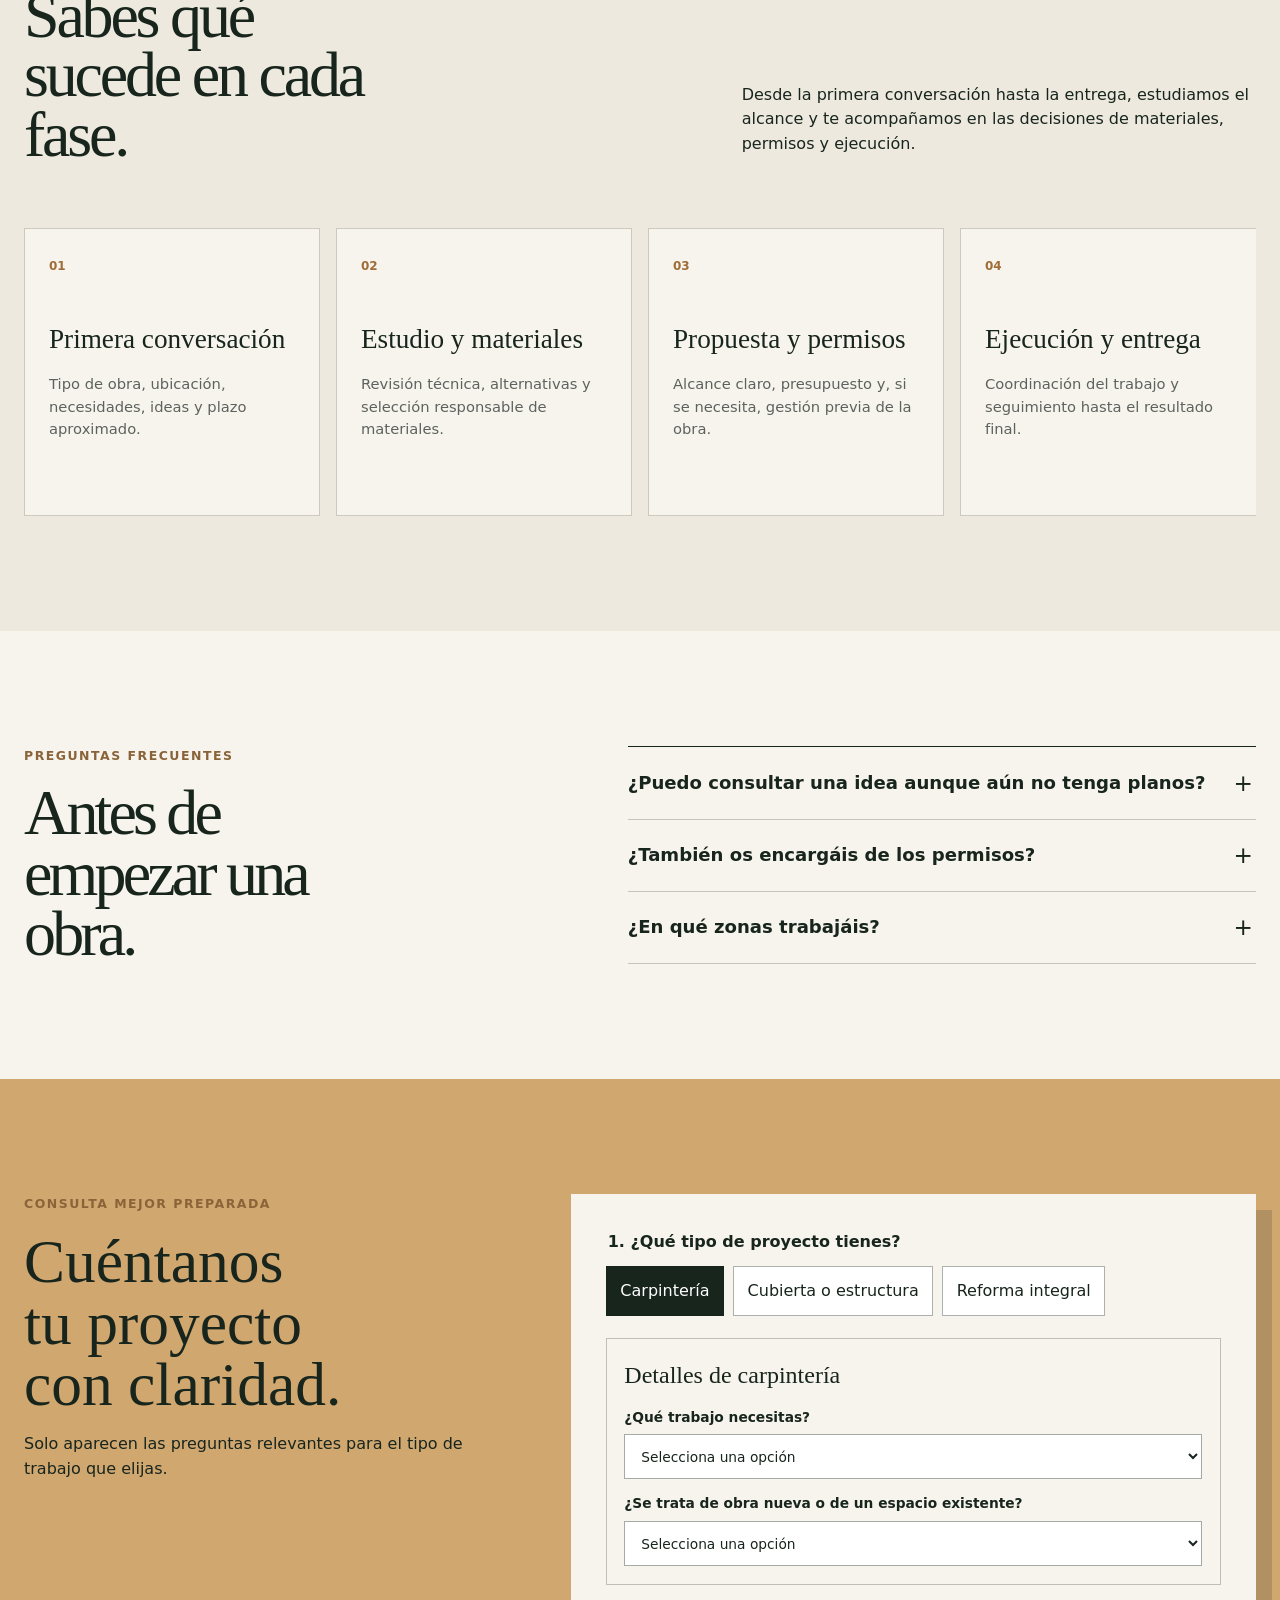
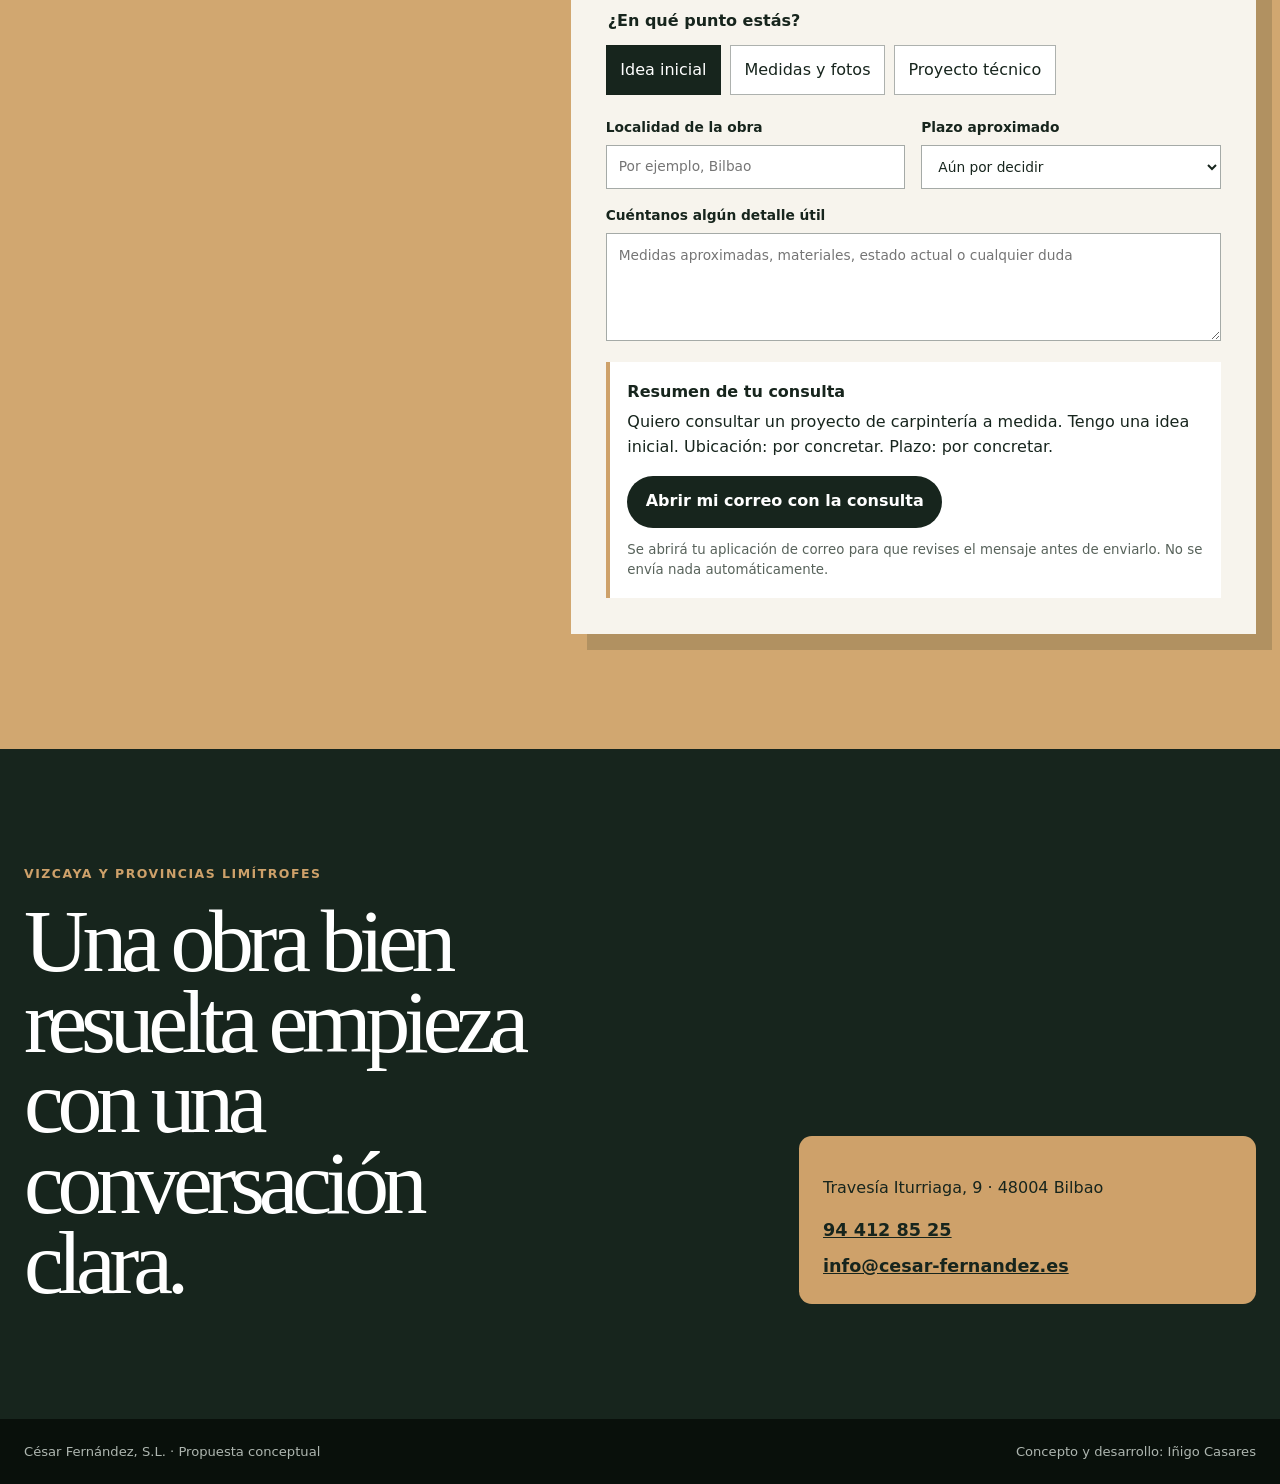
<file: conceptos/cesar-fernandez.html>
<!doctype html>
<html lang="es">
  <head>
    <meta charset="UTF-8" />
    <meta name="viewport" content="width=device-width, initial-scale=1.0" />
    <meta name="description" content="Propuesta de una web orientada a captar proyectos para César Fernández S.L." />
    <meta name="robots" content="noindex, nofollow" />
    <meta name="theme-color" content="#142019" />
    <title>Propuesta web — César Fernández S.L.</title>
    <link rel="icon" type="image/svg+xml" href="data:image/svg+xml,%3Csvg xmlns='http://www.w3.org/2000/svg' viewBox='0 0 64 64'%3E%3Crect width='64' height='64' rx='14' fill='%23142019'/%3E%3Cpath d='M19 18h27v8H27v7h16v8H27v7h19v8H19z' fill='%23d5a464'/%3E%3C/svg%3E" />
    <link rel="stylesheet" href="./concepts.css" />
  </head>
  <body class="carpentry">
    <div class="concept-notice">Propuesta conceptual independiente · No es la web oficial ni un encargo de la empresa. <a href="../index.html">Volver al portfolio</a></div>
    <header class="site-nav">
      <a class="logo" href="#inicio">César Fernández, S.L.</a>
      <nav aria-label="Navegación del concepto"><a href="#servicios">Qué hacemos</a><a href="#proyectos">Proyectos</a><a href="#proceso">Cómo trabajamos</a><a class="nav-cta" href="#presupuesto">Definir mi proyecto</a></nav>
    </header>

    <main id="inicio">
      <section class="carpentry-hero">
        <div class="carpentry-hero-copy">
          <p class="eyebrow">Carpintería, estructuras y cubiertas · Desde 1988</p>
          <h1>La madera no admite atajos.</h1>
          <p>Estudiamos, proyectamos y ejecutamos cada obra con un único equipo: desde la elección de materiales y los permisos hasta la entrega final.</p>
          <div class="hero-actions"><a class="button button-primary" href="#presupuesto">Definir mi proyecto</a><a class="button button-secondary" href="tel:+34944128525">Llamar · 94 412 85 25</a></div>
        </div>
      </section>

      <section class="carpentry-stats" aria-label="Experiencia y alcance">
        <article><strong>1988</strong><span>inicio de la actividad</span></article>
        <article><strong>42%+</strong><span>de la actividad en cubiertas, estructuras y casas de madera</span></article>
        <article><strong>360º</strong><span>del estudio previo a la entrega llave en mano</span></article>
      </section>

      <section class="section" id="servicios">
        <div class="service-intro"><div class="service-intro-copy"><div class="service-copy-inner"><p class="eyebrow">Qué hacemos <span>· 01 / 03</span></p><h2>La solución empieza por tu tipo de obra<span class="accent-dot">.</span></h2><p>Desde una pieza de carpintería hasta una cubierta o una reforma completa: cuéntanos qué necesitas y estudiaremos cómo abordarlo.</p><span class="intro-rule" aria-hidden="true"></span></div></div><figure><div class="service-image-frame"><img src="../assets/carpinteria-oficio-conceptual.png" alt="Imagen conceptual de unas manos trabajando una unión de madera maciza en un taller" loading="lazy" /><span class="concept-label">Imagen conceptual · Sustituible por una fotografía real</span></div></figure></div>
        <div class="shell">
          <div class="service-decision">
            <article><span>01 · Interior y exterior</span><h3>Carpintería a medida</h3><p>Soluciones de madera para vivienda, local y obra nueva, ajustadas al uso y a los detalles del proyecto.</p><button class="service-link" type="button" data-service-link="carpinteria">Consultar carpintería</button></article>
            <article><span>02 · Construcción</span><h3>Cubiertas y estructuras</h3><p>Estructuras de madera y hormigón, cubiertas y casas de madera con estudio técnico previo.</p><button class="service-link" type="button" data-service-link="cubiertas">Consultar cubierta</button></article>
            <article><span>03 · Reforma</span><h3>Gestión integral</h3><p>Coordinación parcial o completa: propuesta, permisos, ejecución y entrega llave en mano.</p><button class="service-link" type="button" data-service-link="reforma">Consultar reforma</button></article>
          </div>
        </div>
      </section>

      <section class="project-showcase" id="proyectos">
        <div class="project-showcase-media"><img src="../assets/carpinteria-proyecto.png" alt="Imagen conceptual de una vivienda con estructura y cubierta de madera" /></div>
        <div class="project-showcase-copy"><p class="eyebrow">Muestra visual del diseño <span>· 02 / 03</span></p><h2>Imagina el resultado antes de empezar<span class="accent-dot">.</span></h2><p>Este espacio mostraría obras reales de la empresa, con fotografías, materiales y el reto resuelto en cada una. La imagen de esta propuesta es conceptual y no corresponde a un trabajo de César Fernández.</p><p class="project-prompt">¿Tienes un proyecto parecido? Elige una opción:</p><div class="project-tags"><button type="button" data-service-link="cubiertas" data-detail-value="Cubierta de madera nueva">Cubierta de madera</button><button type="button" data-service-link="reforma" data-detail-value="Rehabilitación de edificio o vivienda">Rehabilitación</button><button type="button" data-service-link="carpinteria" data-detail-value="Carpintería exterior">Carpintería exterior</button><button type="button" data-service-link="reforma" data-detail-value="Gestión integral de la obra">Gestión integral</button></div></div>
      </section>

      <section class="section" id="proceso">
        <div class="shell">
          <div class="section-head"><div><p class="eyebrow">Cómo trabajamos</p><h2>Sabes qué sucede en cada fase.</h2></div><p>Desde la primera conversación hasta la entrega, estudiamos el alcance y te acompañamos en las decisiones de materiales, permisos y ejecución.</p></div>
          <div class="process-grid">
            <article><span>01</span><h3>Primera conversación</h3><p>Tipo de obra, ubicación, necesidades, ideas y plazo aproximado.</p></article>
            <article><span>02</span><h3>Estudio y materiales</h3><p>Revisión técnica, alternativas y selección responsable de materiales.</p></article>
            <article><span>03</span><h3>Propuesta y permisos</h3><p>Alcance claro, presupuesto y, si se necesita, gestión previa de la obra.</p></article>
            <article><span>04</span><h3>Ejecución y entrega</h3><p>Coordinación del trabajo y seguimiento hasta el resultado final.</p></article>
          </div>
        </div>
      </section>

      <section class="section faq-section" id="preguntas">
        <div class="shell faq-layout">
          <div><p class="eyebrow">Preguntas frecuentes</p><h2>Antes de empezar una obra.</h2></div>
          <div class="faq-list">
            <details><summary>¿Puedo consultar una idea aunque aún no tenga planos?</summary><p>Sí. Puedes explicar el tipo de obra, la ubicación y el plazo que tienes en mente. Después se valorará qué información técnica hace falta.</p></details>
            <details><summary>¿También os encargáis de los permisos?</summary><p>La empresa indica que puede gestionar la obra desde el estudio y la solicitud de permisos hasta la entrega. El alcance concreto se definiría en cada presupuesto.</p></details>
            <details><summary>¿En qué zonas trabajáis?</summary><p>Principalmente en Bizkaia y provincias limítrofes. Consulta directamente si tu proyecto está en otra zona.</p></details>
          </div>
        </div>
      </section>

      <section class="section brief-section" id="presupuesto">
        <div class="shell brief-wrap">
          <div><p class="eyebrow">Consulta mejor preparada</p><h2>Cuéntanos tu proyecto con claridad.</h2><p>Solo aparecen las preguntas relevantes para el tipo de trabajo que elijas.</p></div>
          <div class="brief-panel">
            <fieldset><legend>1. ¿Qué tipo de proyecto tienes?</legend><div class="choice-row"><button class="brief-choice active" type="button" data-service="carpinteria" aria-pressed="true">Carpintería</button><button class="brief-choice" type="button" data-service="cubiertas" aria-pressed="false">Cubierta o estructura</button><button class="brief-choice" type="button" data-service="reforma" aria-pressed="false">Reforma integral</button></div></fieldset>
            <div class="service-detail" id="detalle-carpinteria" data-service-panel="carpinteria"><h3>Detalles de carpintería</h3><label>¿Qué trabajo necesitas?<select data-detail="carpinteria"><option value="">Selecciona una opción</option><option>Carpintería exterior</option><option>Carpintería interior</option><option>Puertas y ventanas de madera</option><option>Muebles o piezas a medida</option><option>Reparación o restauración</option><option>Otro trabajo de carpintería</option></select></label><label>¿Se trata de obra nueva o de un espacio existente?<select data-context="carpinteria"><option value="">Selecciona una opción</option><option>Obra nueva</option><option>Espacio existente</option><option>Aún no lo sé</option></select></label></div>
            <div class="service-detail" id="detalle-cubiertas" data-service-panel="cubiertas" hidden><h3>Detalles de cubierta o estructura</h3><label>¿Qué necesitas construir o reparar?<select data-detail="cubiertas"><option value="">Selecciona una opción</option><option>Cubierta de madera nueva</option><option>Reparación o rehabilitación de cubierta</option><option>Estructura de madera</option><option>Porche o pérgola</option><option>Casa de madera</option><option>Otro trabajo estructural</option></select></label><label>¿Ya cuentas con planos o medidas?<select data-context="cubiertas"><option value="">Selecciona una opción</option><option>Sí, tengo planos</option><option>Tengo medidas aproximadas</option><option>Todavía no</option></select></label></div>
            <div class="service-detail" id="detalle-reforma" data-service-panel="reforma" hidden><h3>Detalles de la reforma</h3><label>¿Qué alcance tendría?<select data-detail="reforma"><option value="">Selecciona una opción</option><option>Reforma parcial</option><option>Reforma integral</option><option>Rehabilitación de edificio o vivienda</option><option>Gestión integral de la obra</option><option>Aún no lo sé</option></select></label><label>¿Qué tipo de espacio es?<select data-context="reforma"><option value="">Selecciona una opción</option><option>Vivienda</option><option>Local comercial</option><option>Edificio</option><option>Otro</option></select></label></div>
            <fieldset><legend>¿En qué punto estás?</legend><div class="choice-row"><button class="brief-choice active" type="button" data-brief-group="stage" data-value="una idea inicial">Idea inicial</button><button class="brief-choice" type="button" data-brief-group="stage" data-value="medidas y fotografías">Medidas y fotos</button><button class="brief-choice" type="button" data-brief-group="stage" data-value="un proyecto técnico">Proyecto técnico</button></div></fieldset>
            <div class="brief-fields"><label>Localidad de la obra<input id="brief-location" type="text" autocomplete="address-level2" placeholder="Por ejemplo, Bilbao" /></label><label>Plazo aproximado<select id="brief-timing"><option value="">Aún por decidir</option><option>Lo antes posible</option><option>En los próximos 3 meses</option><option>Más adelante</option></select></label><label class="wide">Cuéntanos algún detalle útil<textarea id="brief-notes" rows="4" placeholder="Medidas aproximadas, materiales, estado actual o cualquier duda"></textarea></label></div>
            <div class="brief-result" id="brief-result"><strong>Resumen de tu consulta</strong><p></p><a class="brief-email" id="brief-email" href="mailto:info@cesar-fernandez.es">Abrir mi correo con la consulta</a><small>Se abrirá tu aplicación de correo para que revises el mensaje antes de enviarlo. No se envía nada automáticamente.</small></div>
          </div>
        </div>
      </section>

      <section class="section carpentry-contact" id="contacto">
        <div class="shell contact-grid"><div><p class="eyebrow">Vizcaya y provincias limítrofes</p><h2>Una obra bien resuelta empieza con una conversación clara.</h2></div><aside class="contact-card"><p>Travesía Iturriaga, 9 · 48004 Bilbao</p><a href="tel:+34944128525">94 412 85 25</a><a href="mailto:info@cesar-fernandez.es">info@cesar-fernandez.es</a></aside></div>
      </section>
    </main>
    <a class="mobile-contact" href="#presupuesto">Definir proyecto</a>
    <footer class="concept-footer"><span>César Fernández, S.L. · Propuesta conceptual</span><span>Concepto y desarrollo: Iñigo Casares</span></footer>
    <script src="./concepts.js"></script>
  </body>
</html>
</file>
<file: styles.css>
:root {
  --ink: #101114;
  --paper: #f4f2ec;
  --white: #ffffff;
  --acid: #c8ff3d;
  --blue: #4457ff;
  --muted: #686a70;
  --line: rgba(16, 17, 20, 0.16);
}

* { box-sizing: border-box; }
html { scroll-behavior: smooth; }
body {
  margin: 0;
  overflow-x: hidden;
  background: var(--paper);
  color: var(--ink);
  font-family: Inter, ui-sans-serif, system-ui, -apple-system, BlinkMacSystemFont, "Segoe UI", sans-serif;
  font-size: 16px;
  line-height: 1.55;
}
.hero-copy, .signal-card { min-width: 0; }
a { color: inherit; }
.site-header {
  position: sticky;
  z-index: 10;
  top: 0;
  display: flex;
  align-items: center;
  justify-content: space-between;
  padding: 1rem clamp(1.25rem, 4vw, 4.5rem);
  border-bottom: 1px solid var(--line);
  background: rgba(244, 242, 236, 0.92);
  backdrop-filter: blur(14px);
}
.brand { display: flex; align-items: center; gap: .7rem; font-weight: 750; text-decoration: none; }
.brand-mark { display: grid; width: 2.25rem; height: 2.25rem; place-items: center; border-radius: .45rem; background: var(--ink); color: var(--acid); font-size: .78rem; letter-spacing: -.04em; }
nav { display: flex; align-items: center; gap: clamp(.85rem, 3vw, 2.5rem); }
nav a { font-size: .9rem; font-weight: 650; text-decoration: none; }
.nav-contact { padding: .62rem .9rem; border-radius: 999px; background: var(--ink); color: var(--white); }
.hero {
  display: grid;
  grid-template-columns: minmax(0, 1.1fr) minmax(22rem, .75fr);
  gap: clamp(2rem, 6vw, 7rem);
  align-items: center;
  min-height: calc(100vh - 73px);
  padding: clamp(4rem, 9vw, 8.5rem) clamp(1.25rem, 6vw, 7rem);
  overflow: hidden;
}
.eyebrow { margin: 0 0 1.4rem; font-size: .78rem; font-weight: 800; letter-spacing: .11em; text-transform: uppercase; }
h1, h2, h3 { margin-top: 0; line-height: .98; letter-spacing: -.055em; }
h1 { max-width: 11ch; margin-bottom: 1.8rem; font-size: clamp(3.7rem, 8.5vw, 8.7rem); font-weight: 850; }
h1 span { color: var(--blue); }
.lead { max-width: 40rem; margin: 0 0 2.2rem; color: #35373d; font-size: clamp(1.1rem, 1.7vw, 1.35rem); }
.hero-actions, .contact-actions { display: flex; flex-wrap: wrap; gap: .75rem; }
.button { display: inline-flex; min-height: 3.2rem; align-items: center; justify-content: center; padding: .8rem 1.2rem; border: 1px solid var(--ink); border-radius: .7rem; font-weight: 750; text-decoration: none; transition: transform .22s ease, box-shadow .22s ease, background .22s ease, color .22s ease; }
.button:hover { transform: translateY(-4px); box-shadow: .5rem .5rem 0 var(--blue); }
.button:active { transform: translateY(1px); box-shadow: .12rem .12rem 0 var(--blue); }
.button:focus-visible, a:focus-visible { outline: 3px solid var(--blue); outline-offset: 4px; }
.button-primary { background: var(--ink); color: var(--white); box-shadow: .35rem .35rem 0 var(--acid); }
.button-secondary { background: transparent; }
.button-secondary:hover { background: var(--acid); color: var(--ink); }
.proof-list { display: flex; flex-wrap: wrap; gap: .6rem 1.2rem; margin: 2.2rem 0 0; padding: 0; list-style: none; color: var(--muted); font-size: .88rem; }
.proof-list li::before { content: "✓"; margin-right: .4rem; color: var(--blue); font-weight: 900; }
.signal-card { position: relative; min-height: 31rem; padding: 1.5rem; border-radius: 1.6rem; background: var(--ink); color: var(--white); transform: rotate(2deg); box-shadow: 1.2rem 1.2rem 0 var(--blue); }
.signal-card { transition: transform .45s cubic-bezier(.2,.8,.2,1), box-shadow .45s ease; }
.signal-card:hover { transform: rotate(0deg) translateY(-8px); box-shadow: 1.5rem 1.5rem 0 var(--acid); }
.signal-card::before { content: ""; position: absolute; inset: 35% -18% auto auto; width: 13rem; height: 13rem; border-radius: 50%; background: var(--acid); filter: blur(70px); opacity: .18; }
.signal-top, .signal-bottom { display: flex; justify-content: space-between; gap: 1rem; color: #b8bbc5; font-size: .72rem; letter-spacing: .08em; text-transform: uppercase; }
.live-pill { color: var(--acid); }
.live-pill::before { content: ""; display: inline-block; width: .45rem; height: .45rem; margin-right: .4rem; border-radius: 50%; background: var(--acid); }
.signal-metric { display: flex; align-items: end; gap: 1rem; margin-top: 5.5rem; }
.signal-metric strong { font-size: clamp(4.6rem, 8vw, 7.6rem); line-height: .78; letter-spacing: -.08em; }
.signal-metric span { max-width: 9rem; color: #c5c7cf; font-size: .85rem; line-height: 1.3; }
.bars { display: flex; height: 8rem; align-items: end; gap: .42rem; margin: 4.8rem 0 1.6rem; }
.bars i { flex: 1; height: var(--h); border-radius: .3rem .3rem 0 0; background: linear-gradient(var(--acid), #5e711d); }
.bars i { transform-origin: bottom; animation: grow-bar .9s cubic-bezier(.2,.8,.2,1) both; }
.bars i:nth-child(2n) { animation-delay: .12s; }
.bars i:nth-child(3n) { animation-delay: .24s; }
@keyframes grow-bar { from { transform: scaleY(.12); } to { transform: scaleY(1); } }
.value-strip { display: grid; grid-template-columns: repeat(3, 1fr); background: var(--ink); color: var(--white); }
.value-strip p { display: flex; gap: .9rem; align-items: center; margin: 0; padding: 1.45rem clamp(1.25rem, 3vw, 3rem); border-right: 1px solid rgba(255,255,255,.2); font-weight: 700; }
.value-strip p:last-child { border: 0; }
.value-strip span { color: var(--acid); font-size: .8rem; }
.section { padding: clamp(5rem, 9vw, 9rem) clamp(1.25rem, 6vw, 7rem); border-top: 1px solid var(--line); }
.section-heading { display: grid; grid-template-columns: minmax(12rem, .6fr) minmax(0, 1.4fr); gap: 2rem; margin-bottom: clamp(3rem, 6vw, 5.5rem); }
.section-heading h2 { max-width: 15ch; margin: 0; font-size: clamp(2.8rem, 6vw, 5.7rem); }
.project-card { display: grid; grid-template-columns: auto minmax(0, 1fr) minmax(18rem, .9fr); gap: clamp(1.5rem, 4vw, 4rem); padding: clamp(1.5rem, 4vw, 3.5rem); border: 1px solid var(--ink); border-radius: 1rem; background: var(--white); transition: box-shadow .25s ease, transform .25s ease; }
.project-card:hover { transform: translateY(-4px); box-shadow: .65rem .65rem 0 var(--acid); }
.project-number { font-size: .8rem; font-weight: 800; }
.project-type { margin: 0 0 1.3rem; color: var(--muted); font-size: .8rem; font-weight: 700; text-transform: uppercase; }
.project-copy h3 { margin-bottom: 1rem; font-size: clamp(3.5rem, 8vw, 7rem); }
.project-copy p:not(.project-type) { max-width: 37rem; }
.tag-list { display: flex; flex-wrap: wrap; gap: .45rem; margin: 1.5rem 0 2rem; padding: 0; list-style: none; }
.tag-list li { padding: .35rem .65rem; border: 1px solid var(--line); border-radius: 999px; font-size: .78rem; }
.text-link { font-weight: 800; text-underline-offset: .25rem; }
.project-visual { position: relative; min-height: 25rem; overflow: hidden; border-radius: .75rem; background: var(--blue); }
.pulse-logo { position: absolute; z-index: 2; inset: 50% auto auto 50%; display: grid; width: 7rem; height: 7rem; place-items: center; border-radius: 1.7rem; background: var(--acid); color: var(--ink); font-size: 4rem; font-weight: 900; transform: translate(-50%, -50%) rotate(-8deg); }
.orbit { position: absolute; inset: 50% auto auto 50%; border: 1px solid rgba(255,255,255,.45); border-radius: 50%; transform: translate(-50%, -50%); }
.orbit-one { width: 17rem; height: 17rem; }
.orbit-two { width: 29rem; height: 29rem; }
.pulse-line { position: absolute; width: 150%; height: 1.2rem; top: 68%; left: -20%; background: var(--ink); transform: rotate(-12deg); }
.concept-intro { display: grid; grid-template-columns: 1.1fr .9fr; gap: 2rem; align-items: end; margin: clamp(5rem, 9vw, 9rem) 0 2rem; }
.concept-intro .eyebrow { margin-bottom: 1rem; }
.concept-intro h3 { max-width: 13ch; margin: 0; font-size: clamp(2.3rem, 4vw, 4rem); }
.concept-intro > p { max-width: 38rem; margin: 0 0 .35rem; color: var(--muted); }
.concept-grid { display: grid; grid-template-columns: 1fr 1fr; gap: 1rem; }
.concept-card { position: relative; display: flex; min-height: 29rem; flex-direction: column; justify-content: space-between; overflow: hidden; padding: clamp(1.4rem, 3vw, 2.4rem); border-radius: 1rem; text-decoration: none; transition: transform .3s ease, box-shadow .3s ease; }
.concept-card:hover { transform: translateY(-7px); box-shadow: .65rem .65rem 0 var(--ink); }
.concept-card::after { content: ""; position: absolute; width: 14rem; height: 14rem; right: -4rem; bottom: -5rem; border-radius: 50%; opacity: .65; }
.concept-label { position: relative; z-index: 1; font-size: .78rem; font-weight: 800; letter-spacing: .08em; text-transform: uppercase; }
.concept-card strong { position: relative; z-index: 1; max-width: 7ch; font-size: clamp(3rem, 6vw, 6.2rem); line-height: .82; letter-spacing: -.075em; }
.concept-card strong, .concept-card .concept-cta b { transition: transform .3s ease; }
.concept-card:hover strong { transform: translateX(.35rem); }
.concept-card:hover .concept-cta b { transform: translateX(.45rem); }
.concept-outcome { position: relative; z-index: 1; max-width: 29rem; margin: auto 0 1.5rem; font-size: .92rem; line-height: 1.45; }
.concept-cta { position: relative; z-index: 1; display: flex; justify-content: space-between; border-top: 1px solid currentColor; padding-top: 1rem; font-weight: 750; }
.concept-academia { background: #f4462f; color: #17173b; }
.concept-academia::after { background: #ffd74b; }
.concept-carpentry { background: #263028; color: #f4ead5; }
.concept-carpentry::after { border-radius: 0; background: repeating-linear-gradient(90deg, #b77f45 0 3px, transparent 3px 12px); transform: rotate(-18deg); }
.services-grid { display: grid; grid-template-columns: repeat(4, 1fr); border-top: 1px solid var(--ink); }
.services-grid article { padding: 1.4rem 1.4rem 3rem 0; border-right: 1px solid var(--line); }
.services-grid article + article { padding-left: 1.4rem; }
.services-grid article:last-child { border-right: 0; }
.services-grid span { color: var(--blue); font-size: .8rem; font-weight: 900; }
.services-grid h3 { margin: 2.8rem 0 1rem; font-size: 1.6rem; letter-spacing: -.035em; }
.services-grid p { margin: 0; color: var(--muted); font-size: .94rem; }
.process { background: #e8eaff; }
.process-grid { display: grid; grid-template-columns: repeat(3, 1fr); gap: 1rem; }
.process-grid article { min-height: 18rem; display: flex; flex-direction: column; padding: 1.7rem; border: 1px solid var(--ink); border-radius: .9rem; background: var(--white); transition: transform .25s ease, box-shadow .25s ease; }
.process-grid article:hover { transform: translateY(-5px); box-shadow: .5rem .5rem 0 var(--blue); }
.process-grid span { color: var(--blue); font-size: .8rem; font-weight: 850; text-transform: uppercase; }
.process-grid h3 { margin: auto 0 .8rem; font-size: clamp(1.6rem, 2.3vw, 2.4rem); }
.process-grid p { margin: 0; color: var(--muted); }
.fit { display: grid; grid-template-columns: 1fr 1fr; gap: clamp(2rem, 6vw, 6rem); background: var(--acid); }
.fit h2 { max-width: 14ch; margin: 0; font-size: clamp(2.8rem, 5vw, 5.6rem); }
.fit-list { border-top: 1px solid var(--ink); }
.fit-list p { display: grid; gap: .35rem; margin: 0; padding: 1.5rem 0; border-bottom: 1px solid var(--ink); }
.fit-list span { font-size: .85rem; }
.fit-list strong { font-size: clamp(1.1rem, 1.7vw, 1.45rem); }
.reveal { opacity: 0; transform: translateY(1.6rem); transition: opacity .6s ease, transform .6s cubic-bezier(.2,.8,.2,1); }
.reveal.is-visible { opacity: 1; transform: translateY(0); }
.project-card.reveal.is-visible:hover, .process-grid article.reveal.is-visible:hover { transform: translateY(-5px); }
.concept-card.reveal.is-visible:hover { transform: translateY(-7px); }
.contact { background: var(--blue); color: var(--white); }
.contact h2 { max-width: 13ch; margin-bottom: 1.5rem; font-size: clamp(3rem, 7vw, 7rem); }
.contact > p:not(.eyebrow) { max-width: 42rem; margin-bottom: 2rem; color: #dfe2ff; font-size: 1.15rem; }
.button-light { border-color: var(--acid); background: var(--acid); color: var(--ink); }
.button-outline-light { border-color: rgba(255,255,255,.65); color: var(--white); }
.button-outline-light:hover { background: var(--white); color: var(--blue); }
footer { display: flex; justify-content: space-between; gap: 1rem; padding: 1.4rem clamp(1.25rem, 6vw, 7rem); background: var(--ink); color: #b8bbc5; font-size: .82rem; }

@media (max-width: 900px) {
  nav a:not(.nav-contact) { display: none; }
  .hero { grid-template-columns: 1fr; min-height: auto; }
  .signal-card { max-width: 35rem; min-height: 27rem; transform: none; }
  .section-heading, .project-card { grid-template-columns: 1fr; }
  .concept-intro { grid-template-columns: 1fr; }
  .project-number { display: none; }
  .project-visual { min-height: 20rem; }
  .services-grid { grid-template-columns: repeat(2, 1fr); }
  .process-grid, .fit { grid-template-columns: 1fr; }
  .value-strip { grid-template-columns: 1fr; }
  .value-strip p { border-right: 0; border-bottom: 1px solid rgba(255,255,255,.2); }
}

@media (max-width: 560px) {
  .site-header { padding-block: .75rem; }
  .brand > span:last-child { font-size: .9rem; }
  .nav-contact { padding: .55rem .75rem; }
  h1 { max-width: none; font-size: clamp(3.1rem, 14.5vw, 4rem); overflow-wrap: anywhere; }
  .hero { padding-top: 4.5rem; }
  .hero-actions .button { width: 100%; }
  .proof-list { display: grid; gap: .45rem; }
  .signal-card { width: 100%; min-height: 23rem; padding: 1.1rem; box-shadow: .6rem .6rem 0 var(--blue); }
  .signal-metric { margin-top: 4rem; }
  .signal-metric strong { font-size: 4.5rem; }
  .bars { height: 6rem; margin-top: 3.5rem; }
  .services-grid { grid-template-columns: 1fr; }
  .concept-grid { grid-template-columns: 1fr; }
  .concept-card { min-height: 23rem; }
  .services-grid article, .services-grid article + article { padding: 1.5rem 0; border-right: 0; border-bottom: 1px solid var(--line); }
  .services-grid h3 { margin-top: 1.3rem; }
  .contact-actions .button { width: 100%; }
  footer { flex-direction: column; }
}

@media (prefers-reduced-motion: reduce) {
  html { scroll-behavior: auto; }
  *, *::before, *::after { animation-duration: .01ms !important; transition-duration: .01ms !important; }
  .reveal { opacity: 1; transform: none; }
}
</file>
<file: conceptos/concepts.css>
:root { --max: 1240px; }
* { box-sizing: border-box; }
html { scroll-behavior: smooth; }
body { margin: 0; font-family: Inter, ui-sans-serif, system-ui, -apple-system, BlinkMacSystemFont, "Segoe UI", sans-serif; font-size: 16px; line-height: 1.55; }
button, input, select, textarea { font: inherit; }
button, a { -webkit-tap-highlight-color: transparent; }
a { color: inherit; }
img { display: block; width: 100%; }
.concept-notice { display: flex; min-height: 2.15rem; align-items: center; justify-content: center; padding: .45rem 1rem; background: #101010; color: #fff; font-size: .76rem; text-align: center; }
.concept-notice a { margin-left: .65rem; font-weight: 800; text-underline-offset: .2rem; }
.shell { width: min(var(--max), calc(100% - 3rem)); margin-inline: auto; }
.site-nav { position: sticky; z-index: 20; top: 0; display: flex; min-height: 5rem; align-items: center; justify-content: space-between; gap: 2rem; padding-inline: max(1.5rem, calc((100vw - var(--max)) / 2)); backdrop-filter: blur(16px); }
.site-nav .logo { font-weight: 900; letter-spacing: -.04em; text-decoration: none; }
.site-nav nav { display: flex; align-items: center; gap: clamp(.9rem, 2.4vw, 2.2rem); }
.site-nav nav a { font-size: .88rem; font-weight: 750; text-decoration: none; }
.nav-cta { display: inline-flex; min-height: 2.8rem; align-items: center; padding: .6rem 1rem; border-radius: 999px; }
.eyebrow { margin: 0 0 1.1rem; font-size: .78rem; font-weight: 900; letter-spacing: .12em; text-transform: uppercase; }
.section { padding-block: clamp(5rem, 9vw, 9rem); }
.section, .project-showcase { scroll-margin-top: 5rem; }
.section-head { display: grid; grid-template-columns: .7fr 1.3fr; gap: 2rem; align-items: end; margin-bottom: clamp(2.5rem, 5vw, 5rem); }
.section-head h2 { max-width: 13ch; margin: 0; font-size: clamp(2.8rem, 6vw, 6.2rem); line-height: .93; letter-spacing: -.065em; }
.section-head p:last-child { max-width: 38rem; margin: 0 0 .45rem; }
.button { display: inline-flex; min-height: 3.25rem; align-items: center; justify-content: center; padding: .8rem 1.15rem; border: 1px solid currentColor; border-radius: .55rem; font-weight: 850; text-decoration: none; cursor: pointer; }
.button:hover { transform: translateY(-1px); }
.mobile-contact { display: none; }
.concept-footer { display: flex; justify-content: space-between; gap: 1rem; padding: 1.4rem max(1.5rem, calc((100vw - var(--max)) / 2)); font-size: .82rem; }

/* ACADEMIA */
.academy { --navy: #15153d; --red: #f04a32; --yellow: #ffd449; --cream: #f6f3ea; --lilac: #dcdcff; background: var(--cream); color: var(--navy); }
.academy .site-nav { border-bottom: 1px solid rgba(21,21,61,.16); background: rgba(246,243,234,.9); }
.academy .logo { font-size: 1.05rem; }
.academy .logo b { color: var(--red); }
.academy .nav-cta { background: var(--navy); color: #fff; }
.academy-hero { display: grid; grid-template-columns: minmax(0, 1.04fr) minmax(28rem, .96fr); min-height: calc(100vh - 7.15rem); }
.academy-hero-copy { display: flex; flex-direction: column; justify-content: center; padding: clamp(4rem, 7vw, 7rem) max(1.5rem, calc((100vw - var(--max)) / 2)); padding-right: clamp(2rem, 5vw, 5rem); }
.academy-hero h1 { max-width: 9ch; margin: 0 0 1.6rem; font-size: clamp(4.2rem, 8vw, 8.6rem); line-height: .82; letter-spacing: -.085em; }
.academy-hero h1 em { color: var(--red); font-family: Georgia, serif; font-weight: 400; }
.academy-hero-copy > p:not(.eyebrow) { max-width: 41rem; margin: 0 0 1.8rem; font-size: clamp(1.05rem, 1.5vw, 1.25rem); }
.hero-actions { display: flex; flex-wrap: wrap; gap: .7rem; }
.academy .button-primary { border-color: var(--navy); background: var(--navy); color: #fff; }
.academy .button-secondary { background: transparent; }
.micro-proof { display: flex; flex-wrap: wrap; gap: .65rem 1.25rem; margin: 2rem 0 0; padding: 0; list-style: none; color: #5e5f71; font-size: .86rem; }
.micro-proof li::before { content: "✓"; margin-right: .38rem; color: var(--red); font-weight: 900; }
.academy-hero-media { position: relative; min-height: 42rem; overflow: hidden; background: var(--red); }
.academy-hero-media img { height: 100%; object-fit: cover; }
.academy-hero-media::after { content: ""; position: absolute; inset: auto 0 0; height: 40%; background: linear-gradient(transparent, rgba(21,21,61,.72)); }
.course-alert { position: absolute; z-index: 2; right: clamp(1rem, 4vw, 3rem); bottom: clamp(1rem, 4vw, 3rem); width: min(24rem, calc(100% - 2rem)); padding: 1.2rem; border-radius: .8rem; background: var(--yellow); color: var(--navy); box-shadow: 0 1.3rem 4rem rgba(0,0,0,.22); }
.course-alert span { font-size: .72rem; font-weight: 900; letter-spacing: .08em; text-transform: uppercase; }
.course-alert strong { display: block; margin: .5rem 0 .25rem; font-size: 1.28rem; line-height: 1.15; }
.course-alert p { margin: 0; font-size: .88rem; }
.finder-section { background: var(--navy); color: #fff; }
.finder-intro { display: grid; grid-template-columns: .75fr 1.25fr; gap: clamp(2rem, 7vw, 8rem); }
.finder-intro h2 { max-width: 10ch; margin: 0; font-size: clamp(3rem, 6vw, 6rem); line-height: .9; letter-spacing: -.07em; }
.finder-panel { padding: clamp(1.4rem, 3vw, 2.4rem); border: 1px solid rgba(255,255,255,.22); border-radius: 1rem; background: rgba(255,255,255,.06); }
.finder-step { margin: 0 0 1rem; color: #b9b9d3; font-size: .78rem; font-weight: 800; letter-spacing: .1em; text-transform: uppercase; }
.finder-panel h3 { margin: 0 0 1.4rem; font-size: clamp(1.6rem, 3vw, 2.4rem); letter-spacing: -.04em; }
.finder-options { display: grid; grid-template-columns: 1fr 1fr; gap: .65rem; }
.finder-option { padding: .95rem; border: 1px solid rgba(255,255,255,.28); border-radius: .55rem; background: transparent; color: #fff; font-weight: 750; text-align: left; cursor: pointer; }
.finder-option:hover, .finder-option.active { border-color: var(--yellow); background: var(--yellow); color: var(--navy); }
.finder-result { display: none; margin-top: 1rem; padding: 1.2rem; border-radius: .65rem; background: #fff; color: var(--navy); }
.finder-result.visible { display: block; }
.finder-result strong { display: block; margin-bottom: .35rem; font-size: 1.15rem; }
.finder-result p { margin: 0 0 1rem; }
.finder-result a { font-weight: 850; text-underline-offset: .2rem; }
.academy-stats { display: grid; grid-template-columns: repeat(4, 1fr); border-bottom: 1px solid rgba(21,21,61,.18); }
.academy-stats article { padding: clamp(2rem, 4vw, 3.5rem); border-right: 1px solid rgba(21,21,61,.18); }
.academy-stats article:last-child { border-right: 0; }
.academy-stats strong { display: block; margin-bottom: .6rem; color: var(--red); font-size: clamp(2.2rem, 4vw, 4.2rem); line-height: 1; letter-spacing: -.06em; }
.academy-stats span { font-size: .88rem; }
.path-grid { display: grid; grid-template-columns: repeat(3, 1fr); gap: .9rem; }
.path-card { display: flex; min-height: 23rem; flex-direction: column; justify-content: space-between; padding: clamp(1.3rem, 2.5vw, 2rem); border: 1px solid rgba(21,21,61,.22); border-radius: .8rem; }
.path-card:nth-child(2) { background: var(--yellow); }
.path-card:nth-child(3) { background: var(--red); }
.path-card span { font-size: .75rem; font-weight: 900; letter-spacing: .08em; text-transform: uppercase; }
.path-card h3 { max-width: 9ch; margin: auto 0 1rem; font-size: clamp(2rem, 3vw, 3.2rem); line-height: .92; letter-spacing: -.055em; }
.path-card p { margin: 0; }
.flexibility { background: var(--lilac); }
.benefit-grid { display: grid; grid-template-columns: repeat(2, 1fr); gap: 1px; overflow: hidden; border: 1px solid rgba(21,21,61,.2); border-radius: .8rem; background: rgba(21,21,61,.2); }
.benefit { min-height: 12rem; padding: 1.6rem; background: var(--lilac); }
.benefit b { display: grid; width: 2.3rem; height: 2.3rem; place-items: center; border-radius: 50%; background: var(--navy); color: var(--yellow); }
.benefit h3 { margin: 2rem 0 .6rem; font-size: 1.35rem; }
.benefit p { margin: 0; color: #50516a; }
.intensive-list { display: grid; grid-template-columns: 1fr 1fr; gap: 1rem; }
.intensive-card { padding: clamp(1.4rem, 3vw, 2.3rem); border-radius: .9rem; background: #fff; box-shadow: 0 1rem 3rem rgba(21,21,61,.08); }
.intensive-card .date { display: inline-block; margin-bottom: 2rem; padding: .3rem .55rem; border-radius: 999px; background: var(--yellow); font-size: .74rem; font-weight: 900; }
.intensive-card h3 { margin: 0 0 .7rem; font-size: clamp(1.8rem, 3vw, 2.8rem); line-height: .95; letter-spacing: -.05em; }
.intensive-card ul { padding-left: 1.2rem; color: #595a6b; }
.academy-b2b { background: var(--red); }
.b2b-grid { display: grid; grid-template-columns: 1fr 1fr; gap: 1px; border: 1px solid rgba(21,21,61,.25); background: rgba(21,21,61,.25); }
.b2b-card { padding: clamp(2rem, 5vw, 4rem); background: var(--red); }
.b2b-card h3 { margin: 0 0 1rem; font-size: clamp(2rem, 4vw, 4rem); line-height: .95; letter-spacing: -.055em; }
.b2b-card p { max-width: 35rem; }
.academy-contact { background: var(--yellow); }
.contact-grid { display: grid; grid-template-columns: 1.2fr .8fr; gap: clamp(2rem, 7vw, 8rem); align-items: end; }
.contact-grid h2 { max-width: 12ch; margin: 0; font-size: clamp(3.1rem, 7vw, 7rem); line-height: .9; letter-spacing: -.07em; }
.contact-card { padding: 1.5rem; border-radius: .8rem; background: var(--navy); color: #fff; }
.contact-card a { display: block; margin-top: .55rem; font-size: 1.1rem; font-weight: 850; }
.academy .concept-footer { background: var(--navy); color: #c9c9e2; }

/* CARPENTRY */
.carpentry { --forest: #142019; --sand: #d5a464; --paper: #f0ede5; --stone: #c8c6bc; background: var(--paper); color: var(--forest); }
.carpentry .site-nav { background: rgba(20,32,25,.96); color: var(--paper); }
.carpentry .logo { font-family: Georgia, serif; font-size: 1.2rem; font-weight: 400; }
.carpentry .site-nav nav a { font-family: Arial, Helvetica, sans-serif; font-size: .87rem; font-weight: 700; letter-spacing: normal; font-variant-ligatures: none; }
.carpentry .nav-cta { border: 1px solid var(--sand); }
.service-intro { display: grid; grid-template-columns: minmax(0, 1fr) minmax(0, .95fr); align-items: center; gap: clamp(2rem, 6vw, 6rem); margin-bottom: clamp(2.5rem, 5vw, 5rem); }
.service-intro h2 { max-width: 14ch; margin: 0 0 1.5rem; font-size: clamp(3.2rem, 4.7vw, 5rem); line-height: .98; letter-spacing: -.06em; text-wrap: balance; }
.service-intro p:not(.eyebrow) { max-width: 33rem; margin: 0; }
.service-intro figure { margin: 0; }
.service-intro img { height: clamp(19rem, 32vw, 31rem); object-fit: cover; }
.service-intro figcaption { margin-top: .55rem; color: #626a63; font-size: .78rem; }
.carpentry-hero { position: relative; display: flex; min-height: calc(100vh - 7.15rem); align-items: end; overflow: hidden; padding: clamp(4rem, 8vw, 8rem) max(1.5rem, calc((100vw - var(--max)) / 2)); background: var(--forest) url('../assets/carpinteria-hero.png') center/cover no-repeat; color: #fff; }
.carpentry-hero::before { content: ""; position: absolute; inset: 0; background: linear-gradient(90deg, rgba(5,10,7,.94) 0%, rgba(5,10,7,.63) 48%, rgba(5,10,7,.06) 82%); }
.carpentry-hero-copy { position: relative; max-width: 68rem; }
.carpentry-hero h1 { max-width: 10.5ch; margin: 0 0 1.5rem; font-family: Georgia, serif; font-size: clamp(4rem, 8vw, 8.4rem); font-weight: 400; line-height: .86; letter-spacing: -.06em; }
.carpentry-hero-copy > p:not(.eyebrow) { max-width: 40rem; margin-bottom: 1.5rem; font-size: 1.15rem; }
.carpentry .button-primary { border-color: var(--sand); background: var(--sand); color: var(--forest); }
.carpentry .button-secondary { color: #fff; }
.carpentry-stats { display: grid; grid-template-columns: repeat(3, 1fr); background: var(--forest); color: #fff; }
.carpentry-stats article { padding: clamp(2rem, 5vw, 4rem); border-right: 1px solid rgba(255,255,255,.16); }
.carpentry-stats article:last-child { border-right: 0; }
.carpentry-stats strong { display: block; margin-bottom: .55rem; color: var(--sand); font-family: Georgia, serif; font-size: clamp(2.5rem, 5vw, 5rem); font-weight: 400; line-height: 1; }
.service-decision { display: grid; grid-template-columns: repeat(3, 1fr); gap: .8rem; }
.service-decision article { display: flex; min-height: 24rem; flex-direction: column; padding: clamp(1.3rem, 2.5vw, 2rem); border: 1px solid rgba(20,32,25,.25); }
.service-decision article:nth-child(2) { background: var(--stone); }
.service-decision article:nth-child(3) { background: var(--forest); color: #fff; }
.service-decision span { color: #767a76; font-size: .75rem; font-weight: 850; letter-spacing: .08em; text-transform: uppercase; }
.service-decision h3 { margin: auto 0 1rem; font-family: Georgia, serif; font-size: clamp(2.2rem, 4vw, 3.7rem); font-weight: 400; line-height: .93; }
.service-decision p { margin: 0; }
.service-link { display: flex; align-items: center; justify-content: space-between; gap: 1rem; margin-top: 1.5rem; padding-top: 1rem; border-top: 1px solid currentColor; font-weight: 800; text-decoration: none; }
.service-link span { color: inherit; font-size: 1.3rem; }
.service-link:hover { color: #9a6b31; }
.service-decision article:nth-child(3) .service-link:hover { color: var(--sand); }
.project-showcase { display: grid; grid-template-columns: 1.15fr .85fr; min-height: 45rem; background: var(--forest); color: #fff; }
.project-showcase-media { min-height: 35rem; }
.project-showcase-media img { height: 100%; object-fit: cover; }
.project-showcase-copy { display: flex; flex-direction: column; justify-content: center; padding: clamp(2rem, 6vw, 6rem); }
.project-showcase-copy h2 { max-width: 9ch; margin: 0 0 1.5rem; font-family: Georgia, serif; font-size: clamp(3rem, 6vw, 6rem); font-weight: 400; line-height: .93; }
.project-showcase-copy p { max-width: 34rem; color: #cfd4d0; }
.project-showcase-copy .project-prompt { margin: 1.25rem 0 0; color: #fff; font-weight: 750; }
.project-tags { display: flex; flex-wrap: wrap; gap: .5rem; margin-top: 1rem; }
.project-tags a { padding: .45rem .7rem; border: 1px solid rgba(255,255,255,.4); border-radius: 999px; font-size: .76rem; text-decoration: none; transition: background-color .2s, color .2s, transform .2s; }
.project-tags a:hover { transform: translateY(-2px); background: var(--sand); color: var(--forest); }
.process-grid { display: grid; grid-template-columns: repeat(4, 1fr); border-top: 1px solid var(--forest); }
.process-grid article { padding: 1.5rem 1.5rem 3rem 0; border-right: 1px solid rgba(20,32,25,.2); }
.process-grid article + article { padding-left: 1.5rem; }
.process-grid article:last-child { border-right: 0; }
.process-grid span { color: #7d817e; font-size: .75rem; }
.process-grid h3 { margin: 3rem 0 .8rem; font-family: Georgia, serif; font-size: 1.7rem; font-weight: 400; }
.process-grid p { margin: 0; color: #5d625e; font-size: .92rem; }
.brief-section { background: var(--sand); }
.brief-wrap { display: grid; grid-template-columns: .8fr 1.2fr; gap: clamp(2rem, 7vw, 7rem); }
.brief-wrap h2 { max-width: 15ch; margin: 0; font-family: Georgia, serif; font-size: clamp(3rem, 4.8vw, 5rem); font-weight: 400; line-height: 1; text-wrap: balance; }
.brief-panel { padding: clamp(1.3rem, 3vw, 2.2rem); background: var(--paper); }
.brief-panel fieldset { margin: 0 0 1.4rem; padding: 0; border: 0; }
.brief-panel legend { margin-bottom: .75rem; font-weight: 850; }
.choice-row { display: flex; flex-wrap: wrap; gap: .55rem; }
.brief-choice { padding: .7rem .85rem; border: 1px solid rgba(20,32,25,.35); background: transparent; color: var(--forest); cursor: pointer; }
.brief-choice.active { background: var(--forest); color: #fff; }
.service-detail { margin: .4rem 0 1.5rem; padding: 1.1rem; border: 1px solid rgba(20,32,25,.25); scroll-margin-top: 7rem; }
.service-detail[hidden] { display: none; }
.service-detail h3 { margin: 0 0 .8rem; font-family: Georgia, serif; font-size: 1.5rem; font-weight: 400; }
.service-detail label + label { margin-top: .9rem; }
.brief-panel label { display: grid; gap: .4rem; font-size: .86rem; font-weight: 750; }
.brief-panel input, .brief-panel select, .brief-panel textarea { width: 100%; min-height: 2.8rem; padding: .65rem .75rem; border: 1px solid rgba(20,32,25,.38); border-radius: 0; background: #fff; color: var(--forest); font-weight: 400; }
.brief-panel textarea { resize: vertical; }
.brief-panel input:focus-visible, .brief-panel select:focus-visible, .brief-panel textarea:focus-visible { outline: 2px solid var(--forest); outline-offset: 2px; }
.brief-fields { display: grid; grid-template-columns: 1fr 1fr; gap: 1rem; }
.brief-fields .wide { grid-column: 1 / -1; }
.brief-result { margin-top: 1.3rem; padding: 1.1rem; border-left: .3rem solid var(--sand); background: #fff; }
.brief-result strong { display: block; margin-bottom: .35rem; }
.brief-result p { margin: 0 0 1rem; }
.brief-email { font-weight: 850; }
.brief-result small { display: block; margin-top: .75rem; color: #58635b; }
.carpentry-contact { background: var(--forest); color: #fff; }
.carpentry-contact .contact-card { background: var(--sand); color: var(--forest); }
.carpentry .concept-footer { background: #09100b; color: #aeb6b0; }

@media (max-width: 900px) {
  .site-nav nav a:not(.nav-cta) { display: none; }
  .section-head, .finder-intro, .contact-grid, .brief-wrap { grid-template-columns: 1fr; }
  .academy-hero { grid-template-columns: 1fr; }
  .academy-hero-copy { padding: 5rem 1.5rem; }
  .academy-hero-media { min-height: 36rem; }
  .academy-stats, .process-grid { grid-template-columns: repeat(2, 1fr); }
  .path-grid, .service-decision { grid-template-columns: 1fr; }
  .path-card, .service-decision article { min-height: 18rem; }
  .project-showcase { grid-template-columns: 1fr; }
  .project-showcase-media { min-height: 28rem; }
  .service-intro { grid-template-columns: 1fr; }
}

@media (max-width: 600px) {
  .concept-notice { display: block; }
  .concept-notice a { display: inline-block; margin-left: .25rem; }
  .shell { width: min(100% - 2rem, var(--max)); }
  .site-nav { min-height: 4.4rem; padding-inline: 1rem; }
  .site-nav .logo { max-width: 11rem; line-height: 1.05; }
  .academy-hero h1, .carpentry-hero h1 { font-size: clamp(3.4rem, 16vw, 4.7rem); }
  .academy-hero-media { min-height: 29rem; }
  .finder-options, .benefit-grid, .intensive-list, .b2b-grid { grid-template-columns: 1fr; }
  .academy-stats, .carpentry-stats, .process-grid { grid-template-columns: 1fr; }
  .academy-stats article, .carpentry-stats article, .process-grid article, .process-grid article + article { padding: 1.5rem 1rem; border-right: 0; border-bottom: 1px solid currentColor; }
  .project-showcase-media { min-height: 22rem; }
  .service-intro h2 { font-size: clamp(2.9rem, 12vw, 4.5rem); }
  .brief-fields { grid-template-columns: 1fr; }
  .hero-actions .button { width: 100%; }
  .mobile-contact { position: fixed; z-index: 30; right: 1rem; bottom: 1rem; display: inline-flex; min-height: 3.2rem; align-items: center; padding: .8rem 1rem; border-radius: 999px; background: #101010; color: #fff; font-weight: 850; text-decoration: none; box-shadow: 0 .6rem 2rem rgba(0,0,0,.28); }
  .concept-footer { flex-direction: column; padding-bottom: 5rem; }
}

/* Motion and tactile states shared by both proposals */
.site-nav nav a, .button, .finder-option, .brief-choice, .path-card, .service-decision article, .intensive-card, .benefit, .project-showcase-media img, .course-alert, .nav-cta, .mobile-contact { transition: transform .28s cubic-bezier(.2,.8,.2,1), box-shadow .28s ease, background-color .28s ease, color .28s ease, border-color .28s ease, filter .28s ease; }
.button:hover, .nav-cta:hover, .mobile-contact:hover { transform: translateY(-4px); }
.button:active, .nav-cta:active, .mobile-contact:active { transform: translateY(1px); }
.academy .button-primary:hover, .academy .nav-cta:hover { background: var(--red); border-color: var(--red); color: var(--navy); box-shadow: .4rem .4rem 0 var(--yellow); }
.academy .button-secondary:hover { background: var(--yellow); border-color: var(--yellow); color: var(--navy); }
.carpentry .button-primary:hover { background: #f0c78d; box-shadow: .4rem .4rem 0 #344638; }
.carpentry .button-secondary:hover, .carpentry .nav-cta:hover { background: var(--sand); color: var(--forest); }
.site-nav nav a:not(.nav-cta):hover { transform: translateY(-2px); text-decoration: underline; text-underline-offset: .35rem; }
.finder-option:hover { transform: translateY(-3px); box-shadow: 0 .5rem 1rem rgba(0,0,0,.15); }
.brief-choice:hover { transform: translateY(-3px); border-color: var(--forest); box-shadow: .25rem .25rem 0 var(--forest); }
.path-card:hover, .service-decision article:hover, .intensive-card:hover, .benefit:hover { transform: translateY(-6px); box-shadow: .6rem .6rem 0 rgba(21,21,61,.24); }
.project-showcase-media { overflow: hidden; }
.project-showcase-media:hover img { transform: scale(1.035); filter: saturate(1.08); }
.course-alert:hover { transform: translateY(-5px) rotate(-1deg); }
a:focus-visible, button:focus-visible, summary:focus-visible { outline: 3px solid currentColor; outline-offset: 4px; }
.faq-section { background: #fff; }
.faq-layout { display: grid; grid-template-columns: .9fr 1.1fr; gap: clamp(2rem, 7vw, 7rem); }
.faq-layout h2 { max-width: 11ch; margin: 0; font-size: clamp(2.8rem, 5vw, 5.5rem); line-height: .94; letter-spacing: -.06em; }
.faq-list { border-top: 1px solid currentColor; }
.faq-list details { border-bottom: 1px solid rgba(0,0,0,.2); }
.faq-list summary { position: relative; padding: 1.35rem 2.4rem 1.35rem 0; font-size: 1.13rem; font-weight: 800; cursor: pointer; list-style: none; }
.faq-list summary::-webkit-details-marker { display: none; }
.faq-list summary::after { content: '+'; position: absolute; right: .2rem; top: 1.1rem; font-size: 1.45rem; font-weight: 400; transition: transform .25s ease; }
.faq-list details[open] summary::after { transform: rotate(45deg); }
.faq-list details p { max-width: 41rem; margin: 0 0 1.5rem; color: #515854; }
.reveal { opacity: 0; transform: translateY(1.5rem); transition: opacity .65s ease, transform .65s cubic-bezier(.2,.8,.2,1); }
.reveal.is-visible { opacity: 1; transform: translateY(0); }
.path-card.reveal.is-visible:hover, .service-decision article.reveal.is-visible:hover, .intensive-card.reveal.is-visible:hover, .benefit.reveal.is-visible:hover { transform: translateY(-6px); }
@media (max-width: 900px) { .faq-layout { grid-template-columns: 1fr; } }
@media (prefers-reduced-motion: reduce) { html { scroll-behavior: auto; } *, *::before, *::after { animation-duration: .01ms !important; transition-duration: .01ms !important; } .reveal { opacity: 1; transform: none; } }

/* César Fernández: editorial rhythm, tangible materials and clear project actions */
.carpentry { --paper: #f7f4ed; --sand: #cea16a; --forest: #17251d; --stone: #e5e0d5; }
.carpentry .eyebrow { color: #8a6339; }
.carpentry .site-nav { border-bottom: 1px solid rgba(255,255,255,.13); }
.carpentry .site-nav .nav-cta { background: var(--sand); color: var(--forest); }
.carpentry-hero { min-height: min(51rem, 88vh); }
.carpentry-hero::before { background: linear-gradient(90deg, rgba(6,17,11,.94), rgba(6,17,11,.55) 58%, rgba(6,17,11,.1)); }
.carpentry-hero-copy > p:not(.eyebrow) { line-height: 1.75; }
.carpentry-stats article { position: relative; }
.carpentry-stats article::before { content: ''; position: absolute; top: 0; left: clamp(2rem, 5vw, 4rem); width: 3.5rem; height: 2px; background: var(--sand); }
#servicios { position: relative; overflow: hidden; background: #f7f4ed; }
#servicios::before { content: ''; position: absolute; inset: 0 0 auto; height: 1px; background: #dfd8ca; }
.service-intro { grid-template-columns: minmax(0, 1fr) minmax(0, 1.02fr); gap: clamp(3rem, 6vw, 6rem); align-items: center; }
.service-intro-copy { padding-block: 2rem; }
.service-intro .eyebrow span, .project-showcase .eyebrow span { margin-left: .8rem; opacity: .6; }
.service-intro h2 { max-width: 13ch; font-family: Georgia, 'Times New Roman', serif; font-size: clamp(3.4rem, 5.15vw, 5.8rem); font-weight: 400; letter-spacing: -.055em; line-height: .99; }
.accent-dot { color: var(--sand); }
.service-intro-copy > p:not(.eyebrow) { max-width: 32rem; color: #4f5b52; font-size: 1.08rem; line-height: 1.75; }
.intro-rule { display: block; width: 5.5rem; height: 2px; margin-top: 2.2rem; background: var(--sand); }
.service-image-frame { position: relative; overflow: hidden; background: #b7a58d; box-shadow: 1.4rem 1.4rem 0 #e6dfd1; }
.service-intro img { height: clamp(25rem, 40vw, 38rem); object-fit: cover; object-position: 55% center; transition: transform .8s cubic-bezier(.2,.8,.2,1); }
.service-intro figure:hover img { transform: scale(1.035); }
.service-intro figcaption { margin-top: 1.8rem; color: #6f756e; font-size: .78rem; }
.service-decision { gap: 1rem; }
.service-decision article { min-height: 23rem; padding: clamp(1.5rem, 2.5vw, 2.3rem); border-color: #d7d2c6; background: #fffdf9; }
.service-decision article:nth-child(2) { background: #e8e1d5; }
.service-decision article:nth-child(3) { background: var(--forest); }
.service-decision article > span { color: #67736b; }
.service-decision article:nth-child(3) > span { color: #c3c8bf; }
.service-decision h3 { letter-spacing: -.035em; }
.service-decision p { color: #556158; }
.service-decision article:nth-child(3) p { color: #d4dbd3; }
.service-link { width: 100%; padding: 1rem 0 0; border: 0; border-top: 1px solid rgba(23,37,29,.4); background: transparent; color: inherit; font-size: .9rem; text-align: left; cursor: pointer; }
.service-decision article:nth-child(3) .service-link { border-top-color: rgba(255,255,255,.4); }
.service-link:hover span { transform: translate(3px,-3px); }
.service-link span { transition: transform .2s; }
.project-showcase { grid-template-columns: 1.05fr .95fr; min-height: 43rem; }
.project-showcase-media { position: relative; }
.project-showcase-media::after { content: 'IMAGEN CONCEPTUAL · SUSTITUIR POR UNA OBRA REAL'; position: absolute; left: 1.4rem; bottom: 1.4rem; max-width: calc(100% - 2.8rem); padding: .55rem .7rem; background: rgba(23,37,29,.9); color: white; font-size: .65rem; font-weight: 800; letter-spacing: .1em; }
.project-showcase-copy { padding: clamp(2.5rem, 5vw, 5.5rem); }
.project-showcase .eyebrow { color: var(--sand); }
.project-showcase-copy h2 { max-width: 12ch; font-size: clamp(3.4rem, 5vw, 5.5rem); line-height: 1; letter-spacing: -.04em; }
.project-showcase-copy > p:not(.eyebrow) { line-height: 1.72; }
.project-showcase-copy .project-prompt { padding-top: 1.35rem; border-top: 1px solid rgba(255,255,255,.22); }
.project-tags { display: grid; grid-template-columns: repeat(2, minmax(0,1fr)); gap: .6rem; }
.project-tags button { display: flex; min-height: 3.1rem; align-items: center; justify-content: space-between; gap: .6rem; padding: .65rem .85rem; border: 1px solid rgba(255,255,255,.35); border-radius: 0; background: rgba(255,255,255,.04); color: white; font-size: .8rem; text-align: left; cursor: pointer; transition: transform .2s, background-color .2s, color .2s, border-color .2s; }
.project-tags button:hover { transform: translateY(-3px); border-color: var(--sand); background: var(--sand); color: var(--forest); }
.project-tags button:active { transform: translateY(0); }
.carpentry #proceso { background: #ede9df; }
.carpentry #proceso .section-head { grid-template-columns: 1fr .75fr; }
.carpentry #proceso .section-head h2 { max-width: 12ch; font-family: Georgia, serif; font-size: clamp(3.3rem, 5vw, 5.6rem); font-weight: 400; letter-spacing: -.05em; }
.process-grid { gap: 1rem; border: 0; }
.process-grid article, .process-grid article + article { min-height: 18rem; padding: 1.5rem; border: 1px solid #cdc9be; background: #f7f4ed; }
.process-grid article span { color: #a06d38; font-weight: 900; }
.process-grid h3 { margin-top: 2.5rem; }
.carpentry .faq-section { background: #f7f4ed; }
.carpentry .faq-layout h2 { font-family: Georgia, serif; font-weight: 400; }
.brief-section { background: #d1a770; }
.brief-wrap { grid-template-columns: .8fr 1.2fr; align-items: start; }
.brief-wrap > div:first-child { position: sticky; top: 8rem; }
.brief-panel { box-shadow: 1rem 1rem 0 rgba(23,37,29,.17); }
.brief-choice { background: #fff; }
.brief-choice:hover { box-shadow: .2rem .2rem 0 var(--forest); }
.brief-email { display: inline-flex; padding: .8rem 1rem; background: var(--forest); color: #fff; text-decoration: none; transition: transform .2s, background-color .2s; }
.brief-email:hover { transform: translateY(-2px); background: #354b39; }
.carpentry-contact h2 { font-family: Georgia, serif; font-weight: 400; }
.carpentry-contact .eyebrow { color: var(--sand); }
@media (max-width: 900px) { .service-intro, .carpentry #proceso .section-head, .brief-wrap, .project-showcase { grid-template-columns: 1fr; } .brief-wrap > div:first-child { position: static; } .service-intro img { height: clamp(24rem, 65vw, 36rem); } }
@media (max-width: 600px) { .service-intro h2 { font-size: clamp(3rem, 12vw, 4.3rem); } .service-image-frame { box-shadow: .7rem .7rem 0 #e6dfd1; } .service-intro img { height: 23rem; } .project-tags { grid-template-columns: 1fr; } .project-showcase-copy h2 { font-size: clamp(3rem, 12vw, 4rem); } .process-grid article, .process-grid article + article { min-height: 0; border-color: #cdc9be; } }

/* Fluid split composition and softer calls to action */
#servicios { padding-top: 0; }
.service-intro { width: 100%; min-height: 44rem; grid-template-columns: 1fr 1fr; gap: 0; align-items: stretch; margin-bottom: clamp(3rem, 6vw, 6rem); background: var(--forest); color: #fff; }
.service-intro-copy { display: flex; align-items: center; padding: clamp(4rem, 8vw, 8rem) max(2rem, calc((100vw - var(--max)) / 2)); padding-right: clamp(3rem, 7vw, 7rem); }
.service-copy-inner { width: min(35rem, 100%); margin-left: auto; }
.service-intro .eyebrow { color: var(--sand); }
.service-intro h2 { color: #fff; }
.service-intro-copy > p:not(.eyebrow), .service-copy-inner > p:not(.eyebrow) { color: #cbd2cc; }
.service-intro figure { min-width: 0; margin: 0; }
.service-image-frame { height: 100%; min-height: 44rem; box-shadow: none; }
.service-intro img { height: 100%; min-height: 44rem; object-position: 54% center; }
.concept-label { position: absolute; right: 1.25rem; bottom: 1.25rem; padding: .55rem .75rem; background: rgba(12,23,16,.78); color: rgba(255,255,255,.88); font-size: .68rem; font-weight: 750; letter-spacing: .06em; backdrop-filter: blur(8px); }
.service-link { width: fit-content; margin-top: 1.5rem; padding: .68rem .9rem; border: 0; border-radius: 999px; background: rgba(23,37,29,.08); font-size: .82rem; transition: gap .25s ease, background-color .25s ease, color .25s ease, transform .25s ease; }
.service-decision article:nth-child(3) .service-link { border: 0; background: rgba(255,255,255,.1); }
.service-link:hover { transform: translateY(-2px); background: var(--sand); color: var(--forest); }
.project-tags { gap: .7rem; }
.project-tags button { min-height: 2.9rem; padding: .65rem 1rem; border-color: rgba(255,255,255,.22); border-radius: 999px; background: rgba(255,255,255,.07); backdrop-filter: blur(8px); }
.project-tags button:hover { transform: translateY(-2px); border-color: var(--sand); box-shadow: 0 .55rem 1.4rem rgba(0,0,0,.16); }
.carpentry .button, .carpentry .nav-cta, .brief-email { border-radius: 999px; }
.carpentry .button { padding-inline: 1.35rem; }
.carpentry .button:hover, .carpentry .nav-cta:hover, .brief-email:hover { box-shadow: 0 .55rem 1.5rem rgba(0,0,0,.17); }
.carpentry .button-primary:hover { box-shadow: 0 .55rem 1.5rem rgba(0,0,0,.2); }
.brief-email { align-items: center; padding: .85rem 1.15rem; }
@media (max-width: 900px) {
  .service-intro { grid-template-columns: 1fr; min-height: 0; }
  .service-intro-copy { padding: 5rem max(1.5rem, calc((100vw - var(--max)) / 2)); }
  .service-copy-inner { width: 100%; margin: 0; }
  .service-image-frame, .service-intro img { min-height: 32rem; height: 65vw; }
}
@media (max-width: 600px) {
  .service-intro-copy { padding: 4.5rem 1rem; }
  .service-image-frame, .service-intro img { min-height: 25rem; height: 105vw; }
  .concept-label { right: .75rem; bottom: .75rem; left: .75rem; text-align: center; }
  .project-tags button { min-height: 3.15rem; }
}

/* Quiet visual transition from the opening image into the page content */
.carpentry-stats { padding-inline: max(1.5rem, calc((100vw - var(--max)) / 2)); background: #f7f4ed; color: var(--forest); border-bottom: 0; }
.carpentry-stats article { padding: 2.2rem clamp(1.2rem, 3vw, 2.5rem); border-right: 1px solid #ded8cb; }
.carpentry-stats article:first-child { padding-left: 0; }
.carpentry-stats article::before { display: none; }
.carpentry-stats strong { color: var(--forest); font-size: clamp(2.6rem, 4vw, 4.2rem); }
.carpentry-stats span { color: #5e685f; }
#servicios { padding-bottom: clamp(5rem, 9vw, 9rem); }
#servicios::before { display: none; }
.service-intro { min-height: 42rem; background: #f7f4ed; color: var(--forest); border-top: 1px solid #e5dfd3; border-bottom: 1px solid #ded8cb; }
.service-intro-copy { padding-top: clamp(5rem, 8vw, 8rem); padding-bottom: clamp(5rem, 8vw, 8rem); }
.service-intro h2 { color: var(--forest); }
.service-intro-copy > p:not(.eyebrow), .service-copy-inner > p:not(.eyebrow) { color: #59645b; }
.service-image-frame, .service-intro img { min-height: 42rem; }
.service-image-frame::before { content: ''; position: absolute; z-index: 1; inset: 0 auto 0 0; width: 32%; pointer-events: none; background: linear-gradient(90deg, #f7f4ed 0%, rgba(247,244,237,.72) 22%, rgba(247,244,237,.18) 68%, transparent 100%); }
.service-decision { margin-top: 0; }
@media (max-width: 900px) {
  .carpentry-stats { padding-inline: 1.5rem; }
  .carpentry-stats article:first-child { padding-left: 1.2rem; }
  .service-intro { min-height: 0; }
  .service-image-frame, .service-intro img { min-height: 30rem; }
  .service-image-frame::before { inset: 0 0 auto; width: auto; height: 24%; background: linear-gradient(180deg, #f7f4ed 0%, rgba(247,244,237,.62) 35%, transparent 100%); }
}
@media (max-width: 600px) {
  .carpentry-stats { grid-template-columns: 1fr 1fr; padding-inline: 1rem; }
  .carpentry-stats article { padding: 1.4rem .75rem; border-bottom: 1px solid #ded8cb; }
  .carpentry-stats article:last-child { grid-column: 1 / -1; }
  .carpentry-stats strong { font-size: 2.4rem; }
  .service-intro-copy { padding-block: 4.5rem; }
  .service-image-frame, .service-intro img { min-height: 24rem; }
}
</file>
